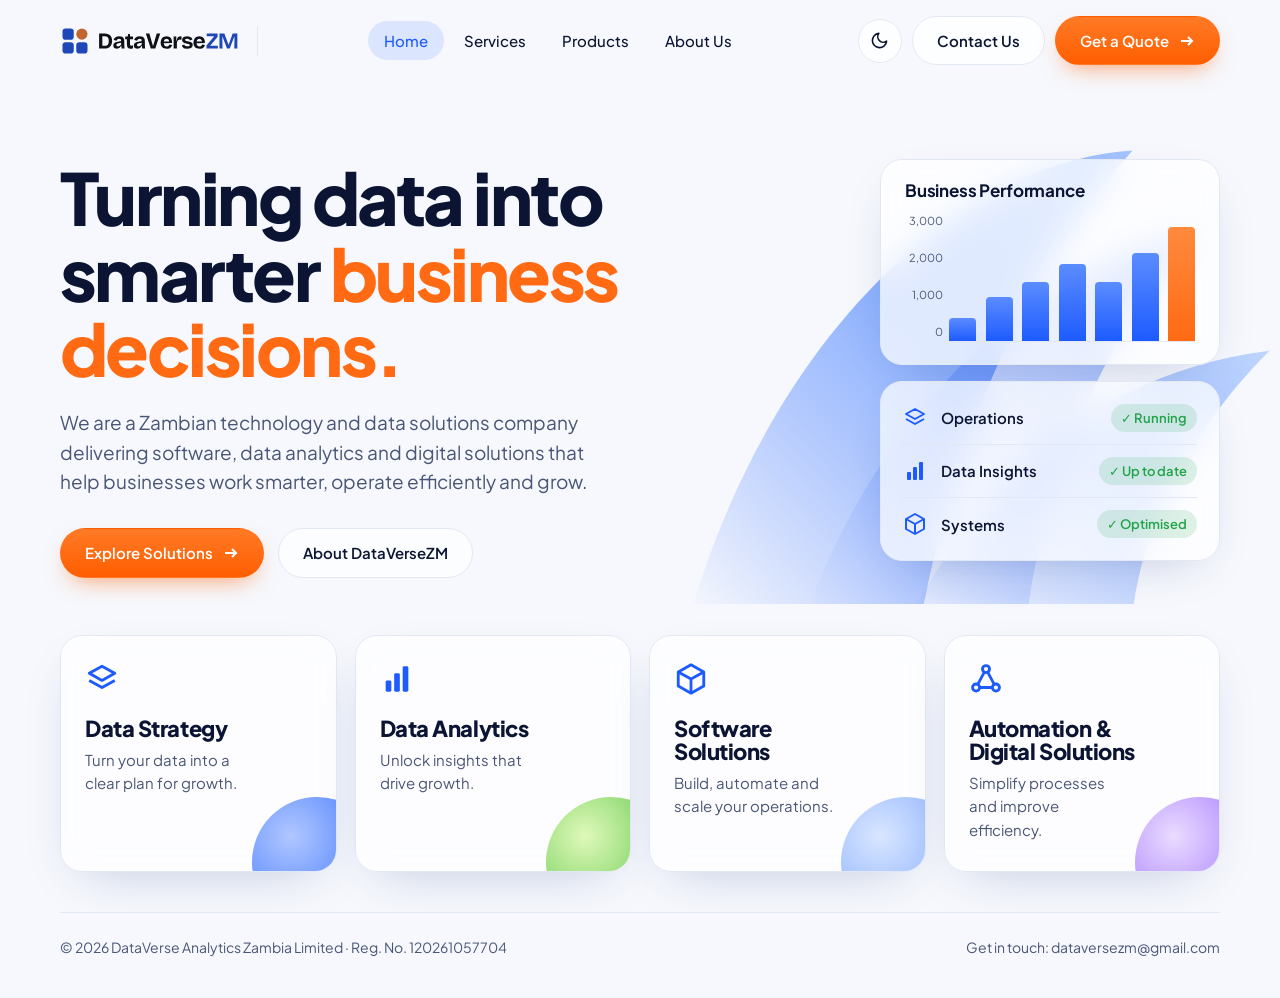
<file: index.html>
<!doctype html>
<html lang="en">
<head>
<meta charset="utf-8">
<meta name="viewport" content="width=device-width, initial-scale=1, viewport-fit=cover">
<title>DataVerseZM</title>
<meta name="description" content="Zambian data science consultancy and software company. Data strategy, analytics, software and automation for businesses.">
<link rel="canonical" href="https://dataversezm.com/">
<meta name="robots" content="index, follow">
<meta property="og:type" content="website">
<meta property="og:site_name" content="DataVerseZM">
<meta property="og:title" content="DataVerseZM">
<meta property="og:description" content="Zambian data science consultancy and software company. Data strategy, analytics, software and automation for businesses.">
<meta property="og:url" content="https://dataversezm.com/">
<meta property="og:image" content="https://dataversezm.com/og-image.png">
<meta property="og:image:width" content="1200">
<meta property="og:image:height" content="630">
<meta property="og:locale" content="en_ZM">
<meta name="twitter:card" content="summary_large_image">
<meta name="twitter:title" content="DataVerseZM">
<meta name="twitter:description" content="Zambian data science consultancy and software company. Data strategy, analytics, software and automation for businesses.">
<meta name="twitter:image" content="https://dataversezm.com/og-image.png">
<script type="application/ld+json">
{
  "@context": "https://schema.org",
  "@type": "Organization",
  "@id": "https://dataversezm.com/#organization",
  "name": "DataVerseZM",
  "legalName": "DataVerse Analytics Zambia Limited",
  "alternateName": "DataVerse Analytics Zambia",
  "url": "https://dataversezm.com/",
  "logo": "https://dataversezm.com/icon-512.png",
  "image": "https://dataversezm.com/og-image.png",
  "description": "Data science consultancy and software company in Lusaka, Zambia, offering data strategy, analytics and reporting, predictive modelling, data collection and web development.",
  "foundingDate": "2026-11-02",
  "email": "dataversezm@gmail.com",
  "telephone": "+260970388501",
  "address": {
    "@type": "PostalAddress",
    "streetAddress": "Plot 9, Kabulonga Road, Ibex Hill",
    "addressLocality": "Lusaka",
    "addressRegion": "Lusaka Province",
    "addressCountry": "ZM"
  },
  "areaServed": "ZM",
  "contactPoint": [{
    "@type": "ContactPoint",
    "telephone": "+260970388501",
    "contactType": "customer service",
    "areaServed": "ZM",
    "availableLanguage": ["English"]
  }],
  "knowsAbout": ["Data science", "Data analytics", "Predictive modelling", "Business intelligence", "Web development"],
  "makesOffer": [
    {"@type": "Offer", "itemOffered": {"@type": "SoftwareApplication", "name": "Nkuku", "applicationCategory": "BusinessApplication", "url": "https://nkuku-app-dataverse.vercel.app"}},
    {"@type": "Offer", "itemOffered": {"@type": "SoftwareApplication", "name": "Zogulitsa", "applicationCategory": "BusinessApplication", "url": "https://zogulitsa.work"}},
    {"@type": "Offer", "itemOffered": {"@type": "SoftwareApplication", "name": "Antchito", "applicationCategory": "BusinessApplication", "url": "https://app.antchito-dataversezm.com"}},
    {"@type": "Offer", "itemOffered": {"@type": "Service", "name": "Data science consultancy"}},
    {"@type": "Offer", "itemOffered": {"@type": "Service", "name": "Website design and development"}}
  ]
}
</script>
<link rel="icon" href="/favicon.ico" sizes="any">
<link rel="icon" href="/favicon.svg" type="image/svg+xml">
<link rel="icon" href="/favicon-32.png" type="image/png" sizes="32x32">
<link rel="apple-touch-icon" href="/apple-touch-icon.png">
<link rel="mask-icon" href="/favicon.svg" color="#1F47B8">
<meta name="theme-color" content="#F6F8FD" media="(prefers-color-scheme: light)">
<meta name="theme-color" content="#040A1C" media="(prefers-color-scheme: dark)">
<script>
  (function(){ // set theme before paint to avoid a flash
    var t=null; try{t=localStorage.getItem('theme')}catch(e){}
    if(t!=='light'&&t!=='dark'){t=matchMedia('(prefers-color-scheme: dark)').matches?'dark':'light'}
    document.documentElement.setAttribute('data-theme',t);
  })();
</script>
<link rel="preconnect" href="https://fonts.googleapis.com">
<link rel="preconnect" href="https://fonts.gstatic.com" crossorigin>
<link href="https://fonts.googleapis.com/css2?family=Plus+Jakarta+Sans:wght@400;500;600;700;800&display=swap" rel="stylesheet">
<link rel="stylesheet" href="/assets/site.css">
</head>
<body>

<header class="nav">
  <div class="wrap">
    <a class="logo" href="/" aria-label="DataVerseZM home"><img class="light-logo" src="/logo/dataversezm-logo-tight.svg" alt="DataVerseZM" width="179" height="30"><img class="dark-logo" src="/logo/dataversezm-logo-white-tight.svg" alt="DataVerseZM" width="179" height="30"></a>
    <nav class="links" id="main-links" aria-label="Main">
      <a class="active" aria-current="page" href="/">Home</a><a href="/services/">Services</a><a href="/products/">Products</a><a href="/about/">About Us</a><a class="m-only" href="/contact/">Contact Us</a>
    </nav>
    <div class="nav-right">
      <button class="theme-toggle" type="button" aria-label="Switch to dark mode">
        <svg class="moon" width="19" height="19" viewBox="0 0 24 24" fill="none" stroke="currentColor" stroke-width="2" stroke-linecap="round" stroke-linejoin="round" aria-hidden="true"><path d="M21 12.8A9 9 0 1 1 11.2 3a7 7 0 0 0 9.8 9.8z"/></svg>
        <svg class="sun" width="19" height="19" viewBox="0 0 24 24" fill="none" stroke="currentColor" stroke-width="2" stroke-linecap="round" aria-hidden="true"><circle cx="12" cy="12" r="4.5"/><path d="M12 2v2M12 20v2M4.9 4.9l1.4 1.4M17.7 17.7l1.4 1.4M2 12h2M20 12h2M4.9 19.1l1.4-1.4M17.7 6.3l1.4-1.4"/></svg>
      </button>
      <a class="btn btn-ghost" href="/contact/">Contact Us</a>
      <a class="btn btn-primary" href="/contact/">Get a Quote <svg class="arrow" viewBox="0 0 16 16" fill="none" stroke="currentColor" stroke-width="2" aria-hidden="true"><path d="M2 8h11M9 4l4 4-4 4"/></svg></a>
    </div>
  </div>
</header>

<main id="top">
  <section class="hero">
    <div class="wrap">
      <div class="hero-grid">
        <div>
          <h1>Turning data into smarter <span class="accent">business decisions.</span></h1>
          <p class="lead">We are a Zambian technology and data solutions company delivering software, data analytics and digital solutions that help businesses work smarter, operate efficiently and grow.</p>
          <div class="cta">
            <a class="btn btn-primary" href="/services/">Explore Solutions <svg class="arrow" viewBox="0 0 16 16" fill="none" stroke="currentColor" stroke-width="2" aria-hidden="true"><path d="M2 8h11M9 4l4 4-4 4"/></svg></a>
            <a class="btn btn-ghost" href="/about/">About DataVerseZM</a>
          </div>
        </div>
        <div class="hero-art">
          <svg class="swoosh" viewBox="0 0 600 460" preserveAspectRatio="none" aria-hidden="true">
            <defs>
              <linearGradient id="sw1" x1="0" y1="1" x2="1" y2="0"><stop offset="0" stop-color="#1D5BFF" stop-opacity="0"/><stop offset=".55" stop-color="#3D7BFF" stop-opacity=".55"/><stop offset="1" stop-color="#9CC0FF" stop-opacity=".9"/></linearGradient>
              <linearGradient id="sw2" x1="0" y1="1" x2="1" y2="0"><stop offset="0" stop-color="#1D5BFF" stop-opacity="0"/><stop offset="1" stop-color="#1D5BFF" stop-opacity=".45"/></linearGradient>
            </defs>
            <path d="M40 470 C 120 200, 300 40, 460 30 C 380 120, 300 260, 260 470 Z" fill="url(#sw1)"/>
            <path d="M150 470 C 220 280, 360 140, 520 110 C 440 200, 380 320, 360 470 Z" fill="url(#sw2)"/>
            <path d="M250 470 C 320 340, 430 240, 590 220 C 520 290, 470 380, 460 470 Z" fill="url(#sw1)" opacity=".7"/>
          </svg>
          <div class="perf glass">
            <h3>Business Performance</h3>
            <div class="chart">
              <div class="y"><span>3,000</span><span>2,000</span><span>1,000</span><span>0</span></div>
              <div class="bars" aria-hidden="true">
                <i style="height:18%;animation-delay:.05s"></i><i style="height:34%;animation-delay:.1s"></i><i style="height:46%;animation-delay:.15s"></i><i style="height:60%;animation-delay:.2s"></i><i style="height:46%;animation-delay:.25s"></i><i style="height:68%;animation-delay:.3s"></i><i style="height:88%;animation-delay:.35s"></i>
              </div>
            </div>
          </div>
          <div class="status glass">
            <div><svg width="24" height="24" viewBox="0 0 24 24" fill="none" stroke="currentColor" stroke-width="2" stroke-linejoin="round" aria-hidden="true"><path d="M12 3l9 5-9 5-9-5 9-5z"/><path d="M3 13l9 5 9-5"/></svg>Operations<span>✓ Running</span></div>
            <div><svg width="24" height="24" viewBox="0 0 24 24" fill="currentColor" aria-hidden="true"><rect x="4" y="13" width="4" height="8" rx="1"/><rect x="10" y="8" width="4" height="13" rx="1"/><rect x="16" y="3" width="4" height="18" rx="1"/></svg>Data Insights<span>✓ Up to date</span></div>
            <div><svg width="24" height="24" viewBox="0 0 24 24" fill="none" stroke="currentColor" stroke-width="2" stroke-linejoin="round" aria-hidden="true"><path d="M12 2l9 5v10l-9 5-9-5V7l9-5z"/><path d="M3 7l9 5 9-5M12 12v10"/></svg>Systems<span>✓ Optimised</span></div>
          </div>
        </div>
      </div>

      <div class="services" id="services">
        <a class="svc glass" href="/services/"><div class="ico"><svg width="34" height="34" viewBox="0 0 24 24" fill="none" stroke="currentColor" stroke-width="2" stroke-linejoin="round" aria-hidden="true"><path d="M12 3l9 5-9 5-9-5 9-5z"/><path d="M3 13l9 5 9-5"/></svg></div><h3>Data Strategy</h3><p>Turn your data into a clear plan for growth.</p><span class="blob" aria-hidden="true"></span></a>
        <a class="svc glass" href="/services/"><div class="ico"><svg width="34" height="34" viewBox="0 0 24 24" fill="currentColor" aria-hidden="true"><rect x="4" y="13" width="4" height="8" rx="1"/><rect x="10" y="8" width="4" height="13" rx="1"/><rect x="16" y="3" width="4" height="18" rx="1"/></svg></div><h3>Data Analytics</h3><p>Unlock insights that drive growth.</p><span class="blob" aria-hidden="true"></span></a>
        <a class="svc glass" href="/services/"><div class="ico"><svg width="34" height="34" viewBox="0 0 24 24" fill="none" stroke="currentColor" stroke-width="2" stroke-linejoin="round" aria-hidden="true"><path d="M12 2l9 5v10l-9 5-9-5V7l9-5z"/><path d="M3 7l9 5 9-5M12 12v10"/></svg></div><h3>Software Solutions</h3><p>Build, automate and scale your operations.</p><span class="blob" aria-hidden="true"></span></a>
        <a class="svc glass" href="/services/"><div class="ico"><svg width="34" height="34" viewBox="0 0 24 24" fill="none" stroke="currentColor" stroke-width="2" aria-hidden="true"><circle cx="12" cy="5" r="2.5"/><circle cx="5" cy="18" r="2.5"/><circle cx="19" cy="18" r="2.5"/><path d="M10.8 7.2L6.2 15.8M13.2 7.2l4.6 8.6M7.5 18h9"/></svg></div><h3>Automation &amp; Digital Solutions</h3><p>Simplify processes and improve efficiency.</p><span class="blob" aria-hidden="true"></span></a>
      </div>
    </div>
  </section>


  <div class="wrap">
    <footer>
      <span>© <span id="yr">2026</span> DataVerse Analytics Zambia Limited · Reg. No. 120261057704</span>
      <span>Get in touch: <a href="mailto:dataversezm@gmail.com">dataversezm@gmail.com</a></span>
    </footer>
  </div>
</main>

<nav class="tabbar" aria-label="Quick navigation"><a href="/" class="on" aria-current="page"><svg width="22" height="22" viewBox="0 0 24 24" fill="none" stroke="currentColor" stroke-width="1.9" stroke-linecap="round" stroke-linejoin="round" aria-hidden="true"><path d="M3 10.5L12 3l9 7.5V20a1 1 0 0 1-1 1h-5v-6h-6v6H4a1 1 0 0 1-1-1z"/></svg><span>Home</span></a><a href="/services/"><svg width="22" height="22" viewBox="0 0 24 24" fill="none" stroke="currentColor" stroke-width="1.9" stroke-linecap="round" stroke-linejoin="round" aria-hidden="true"><path d="M12 3l9 5-9 5-9-5 9-5z"/><path d="M3 13l9 5 9-5"/></svg><span>Services</span></a><a href="/products/"><svg width="22" height="22" viewBox="0 0 24 24" fill="none" stroke="currentColor" stroke-width="1.9" stroke-linecap="round" stroke-linejoin="round" aria-hidden="true"><path d="M12 2l9 5v10l-9 5-9-5V7l9-5z"/><path d="M3 7l9 5 9-5M12 12v10"/></svg><span>Products</span></a><a href="/about/"><svg width="22" height="22" viewBox="0 0 24 24" fill="none" stroke="currentColor" stroke-width="1.9" stroke-linecap="round" stroke-linejoin="round" aria-hidden="true"><circle cx="9" cy="8" r="3.5"/><path d="M2.5 20a6.5 6.5 0 0 1 13 0"/><path d="M16 4.6a3.5 3.5 0 0 1 0 6.8M18 14.3a6.5 6.5 0 0 1 3.5 5.7"/></svg><span>About</span></a><a href="/contact/"><svg width="22" height="22" viewBox="0 0 24 24" fill="none" stroke="currentColor" stroke-width="1.9" stroke-linecap="round" stroke-linejoin="round" aria-hidden="true"><path d="M4 5h16a1 1 0 0 1 1 1v11a1 1 0 0 1-1 1H8l-4 3V6a1 1 0 0 1 1-1z"/><path d="M8 10h8M8 13.5h5"/></svg><span>Contact</span></a></nav>

<script src="/assets/site.js" defer></script>
</body>
</html>
</file>
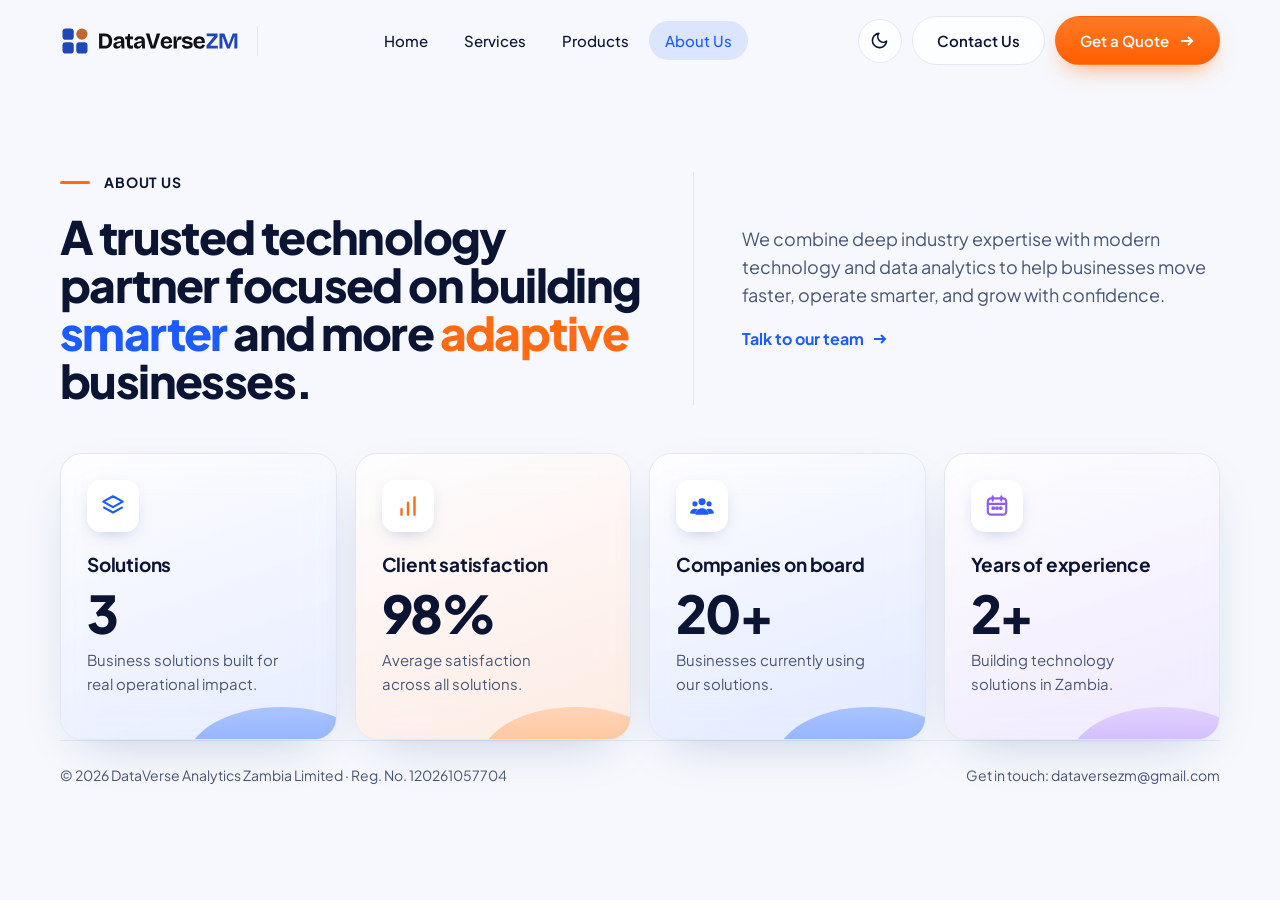
<file: about/index.html>
<!doctype html>
<html lang="en">
<head>
<meta charset="utf-8">
<meta name="viewport" content="width=device-width, initial-scale=1, viewport-fit=cover">
<title>About Us | DataVerseZM</title>
<meta name="description" content="DataVerse Analytics Zambia Limited is a Lusaka-based technology and data solutions company.">
<link rel="canonical" href="https://dataversezm.com/about/">
<meta name="robots" content="index, follow">
<meta property="og:type" content="website">
<meta property="og:site_name" content="DataVerseZM">
<meta property="og:title" content="About Us | DataVerseZM">
<meta property="og:description" content="DataVerse Analytics Zambia Limited is a Lusaka-based technology and data solutions company.">
<meta property="og:url" content="https://dataversezm.com/about/">
<meta property="og:image" content="https://dataversezm.com/og-image.png">
<meta property="og:image:width" content="1200">
<meta property="og:image:height" content="630">
<meta property="og:locale" content="en_ZM">
<meta name="twitter:card" content="summary_large_image">
<meta name="twitter:title" content="About Us | DataVerseZM">
<meta name="twitter:description" content="DataVerse Analytics Zambia Limited is a Lusaka-based technology and data solutions company.">
<meta name="twitter:image" content="https://dataversezm.com/og-image.png">

<link rel="icon" href="/favicon.ico" sizes="any">
<link rel="icon" href="/favicon.svg" type="image/svg+xml">
<link rel="icon" href="/favicon-32.png" type="image/png" sizes="32x32">
<link rel="apple-touch-icon" href="/apple-touch-icon.png">
<link rel="mask-icon" href="/favicon.svg" color="#1F47B8">
<meta name="theme-color" content="#F6F8FD" media="(prefers-color-scheme: light)">
<meta name="theme-color" content="#040A1C" media="(prefers-color-scheme: dark)">
<script>
  (function(){ // set theme before paint to avoid a flash
    var t=null; try{t=localStorage.getItem('theme')}catch(e){}
    if(t!=='light'&&t!=='dark'){t=matchMedia('(prefers-color-scheme: dark)').matches?'dark':'light'}
    document.documentElement.setAttribute('data-theme',t);
  })();
</script>
<link rel="preconnect" href="https://fonts.googleapis.com">
<link rel="preconnect" href="https://fonts.gstatic.com" crossorigin>
<link href="https://fonts.googleapis.com/css2?family=Plus+Jakarta+Sans:wght@400;500;600;700;800&display=swap" rel="stylesheet">
<link rel="stylesheet" href="/assets/site.css">
</head>
<body>

<header class="nav">
  <div class="wrap">
    <a class="logo" href="/" aria-label="DataVerseZM home"><img class="light-logo" src="/logo/dataversezm-logo-tight.svg" alt="DataVerseZM" width="179" height="30"><img class="dark-logo" src="/logo/dataversezm-logo-white-tight.svg" alt="DataVerseZM" width="179" height="30"></a>
    <nav class="links" id="main-links" aria-label="Main">
      <a href="/">Home</a><a href="/services/">Services</a><a href="/products/">Products</a><a class="active" aria-current="page" href="/about/">About Us</a><a class="m-only" href="/contact/">Contact Us</a>
    </nav>
    <div class="nav-right">
      <button class="theme-toggle" type="button" aria-label="Switch to dark mode">
        <svg class="moon" width="19" height="19" viewBox="0 0 24 24" fill="none" stroke="currentColor" stroke-width="2" stroke-linecap="round" stroke-linejoin="round" aria-hidden="true"><path d="M21 12.8A9 9 0 1 1 11.2 3a7 7 0 0 0 9.8 9.8z"/></svg>
        <svg class="sun" width="19" height="19" viewBox="0 0 24 24" fill="none" stroke="currentColor" stroke-width="2" stroke-linecap="round" aria-hidden="true"><circle cx="12" cy="12" r="4.5"/><path d="M12 2v2M12 20v2M4.9 4.9l1.4 1.4M17.7 17.7l1.4 1.4M2 12h2M20 12h2M4.9 19.1l1.4-1.4M17.7 6.3l1.4-1.4"/></svg>
      </button>
      <a class="btn btn-ghost" href="/contact/">Contact Us</a>
      <a class="btn btn-primary" href="/contact/">Get a Quote <svg class="arrow" viewBox="0 0 16 16" fill="none" stroke="currentColor" stroke-width="2" aria-hidden="true"><path d="M2 8h11M9 4l4 4-4 4"/></svg></a>
    </div>
  </div>
</header>

<main id="top">
  <section class="block" id="about">
    <div class="wrap">
      <div class="about-top">
        <div>
          <span class="eyebrow">About us</span>
          <h2>A trusted technology partner focused on building <span class="blue">smarter</span> and more <span class="accent">adaptive</span> businesses.</h2>
        </div>
        <span class="rule" aria-hidden="true"></span>
        <div>
          <p>We combine deep industry expertise with modern technology and data analytics to help businesses move faster, operate smarter, and grow with confidence.</p>
          <a class="link" href="/contact/">Talk to our team <svg class="arrow" viewBox="0 0 16 16" fill="none" stroke="currentColor" stroke-width="2" aria-hidden="true"><path d="M2 8h11M9 4l4 4-4 4"/></svg></a>
        </div>
      </div>
      <div class="stats">
        <div class="stat glass"><div class="tile" style="color:var(--blue)"><svg width="26" height="26" viewBox="0 0 24 24" fill="none" stroke="currentColor" stroke-width="2" stroke-linejoin="round" aria-hidden="true"><path d="M12 3l9 5-9 5-9-5 9-5z"/><path d="M3 13l9 5 9-5"/></svg></div><b>Solutions</b><div class="num">3</div><p>Business solutions built for real operational impact.</p><span class="wave" aria-hidden="true"></span></div>
        <div class="stat glass"><div class="tile" style="color:var(--orange)"><svg width="26" height="26" viewBox="0 0 24 24" fill="none" stroke="currentColor" stroke-width="2.2" stroke-linecap="round" aria-hidden="true"><path d="M6 20v-5M12 20V9M18 20V4"/></svg></div><b>Client satisfaction</b><div class="num">98%</div><p>Average satisfaction across all solutions.</p><span class="wave" aria-hidden="true"></span></div>
        <div class="stat glass"><div class="tile" style="color:var(--blue)"><svg width="26" height="26" viewBox="0 0 24 24" fill="currentColor" aria-hidden="true"><circle cx="12" cy="8" r="3.2"/><circle cx="5.5" cy="10" r="2.4"/><circle cx="18.5" cy="10" r="2.4"/><path d="M6 20c0-3.5 2.7-6 6-6s6 2.5 6 6zM1 19c0-2.6 1.8-4.5 4.4-4.5 1 0 1.9.3 2.6.8C6.7 16.3 6 17.7 6 19.3zM23 19c0-2.6-1.8-4.5-4.4-4.5-1 0-1.9.3-2.6.8 1.3 1 2 2.4 2 4z"/></svg></div><b>Companies on board</b><div class="num">20+</div><p>Businesses currently using our solutions.</p><span class="wave" aria-hidden="true"></span></div>
        <div class="stat glass"><div class="tile" style="color:#8B5CF6"><svg width="26" height="26" viewBox="0 0 24 24" fill="none" stroke="currentColor" stroke-width="2" stroke-linecap="round" aria-hidden="true"><rect x="3.5" y="5" width="17" height="15" rx="3"/><path d="M3.5 10h17M8 3v4M16 3v4"/><circle cx="8.5" cy="14" r=".8" fill="currentColor"/><circle cx="12" cy="14" r=".8" fill="currentColor"/><circle cx="15.5" cy="14" r=".8" fill="currentColor"/></svg></div><b>Years of experience</b><div class="num">2+</div><p>Building technology solutions in Zambia.</p><span class="wave" aria-hidden="true"></span></div>
      </div>
    </div>
  </section>


  <div class="wrap">
    <footer>
      <span>© <span id="yr">2026</span> DataVerse Analytics Zambia Limited · Reg. No. 120261057704</span>
      <span>Get in touch: <a href="mailto:dataversezm@gmail.com">dataversezm@gmail.com</a></span>
    </footer>
  </div>
</main>

<nav class="tabbar" aria-label="Quick navigation"><a href="/"><svg width="22" height="22" viewBox="0 0 24 24" fill="none" stroke="currentColor" stroke-width="1.9" stroke-linecap="round" stroke-linejoin="round" aria-hidden="true"><path d="M3 10.5L12 3l9 7.5V20a1 1 0 0 1-1 1h-5v-6h-6v6H4a1 1 0 0 1-1-1z"/></svg><span>Home</span></a><a href="/services/"><svg width="22" height="22" viewBox="0 0 24 24" fill="none" stroke="currentColor" stroke-width="1.9" stroke-linecap="round" stroke-linejoin="round" aria-hidden="true"><path d="M12 3l9 5-9 5-9-5 9-5z"/><path d="M3 13l9 5 9-5"/></svg><span>Services</span></a><a href="/products/"><svg width="22" height="22" viewBox="0 0 24 24" fill="none" stroke="currentColor" stroke-width="1.9" stroke-linecap="round" stroke-linejoin="round" aria-hidden="true"><path d="M12 2l9 5v10l-9 5-9-5V7l9-5z"/><path d="M3 7l9 5 9-5M12 12v10"/></svg><span>Products</span></a><a href="/about/" class="on" aria-current="page"><svg width="22" height="22" viewBox="0 0 24 24" fill="none" stroke="currentColor" stroke-width="1.9" stroke-linecap="round" stroke-linejoin="round" aria-hidden="true"><circle cx="9" cy="8" r="3.5"/><path d="M2.5 20a6.5 6.5 0 0 1 13 0"/><path d="M16 4.6a3.5 3.5 0 0 1 0 6.8M18 14.3a6.5 6.5 0 0 1 3.5 5.7"/></svg><span>About</span></a><a href="/contact/"><svg width="22" height="22" viewBox="0 0 24 24" fill="none" stroke="currentColor" stroke-width="1.9" stroke-linecap="round" stroke-linejoin="round" aria-hidden="true"><path d="M4 5h16a1 1 0 0 1 1 1v11a1 1 0 0 1-1 1H8l-4 3V6a1 1 0 0 1 1-1z"/><path d="M8 10h8M8 13.5h5"/></svg><span>Contact</span></a></nav>

<script src="/assets/site.js" defer></script>
</body>
</html>
</file>
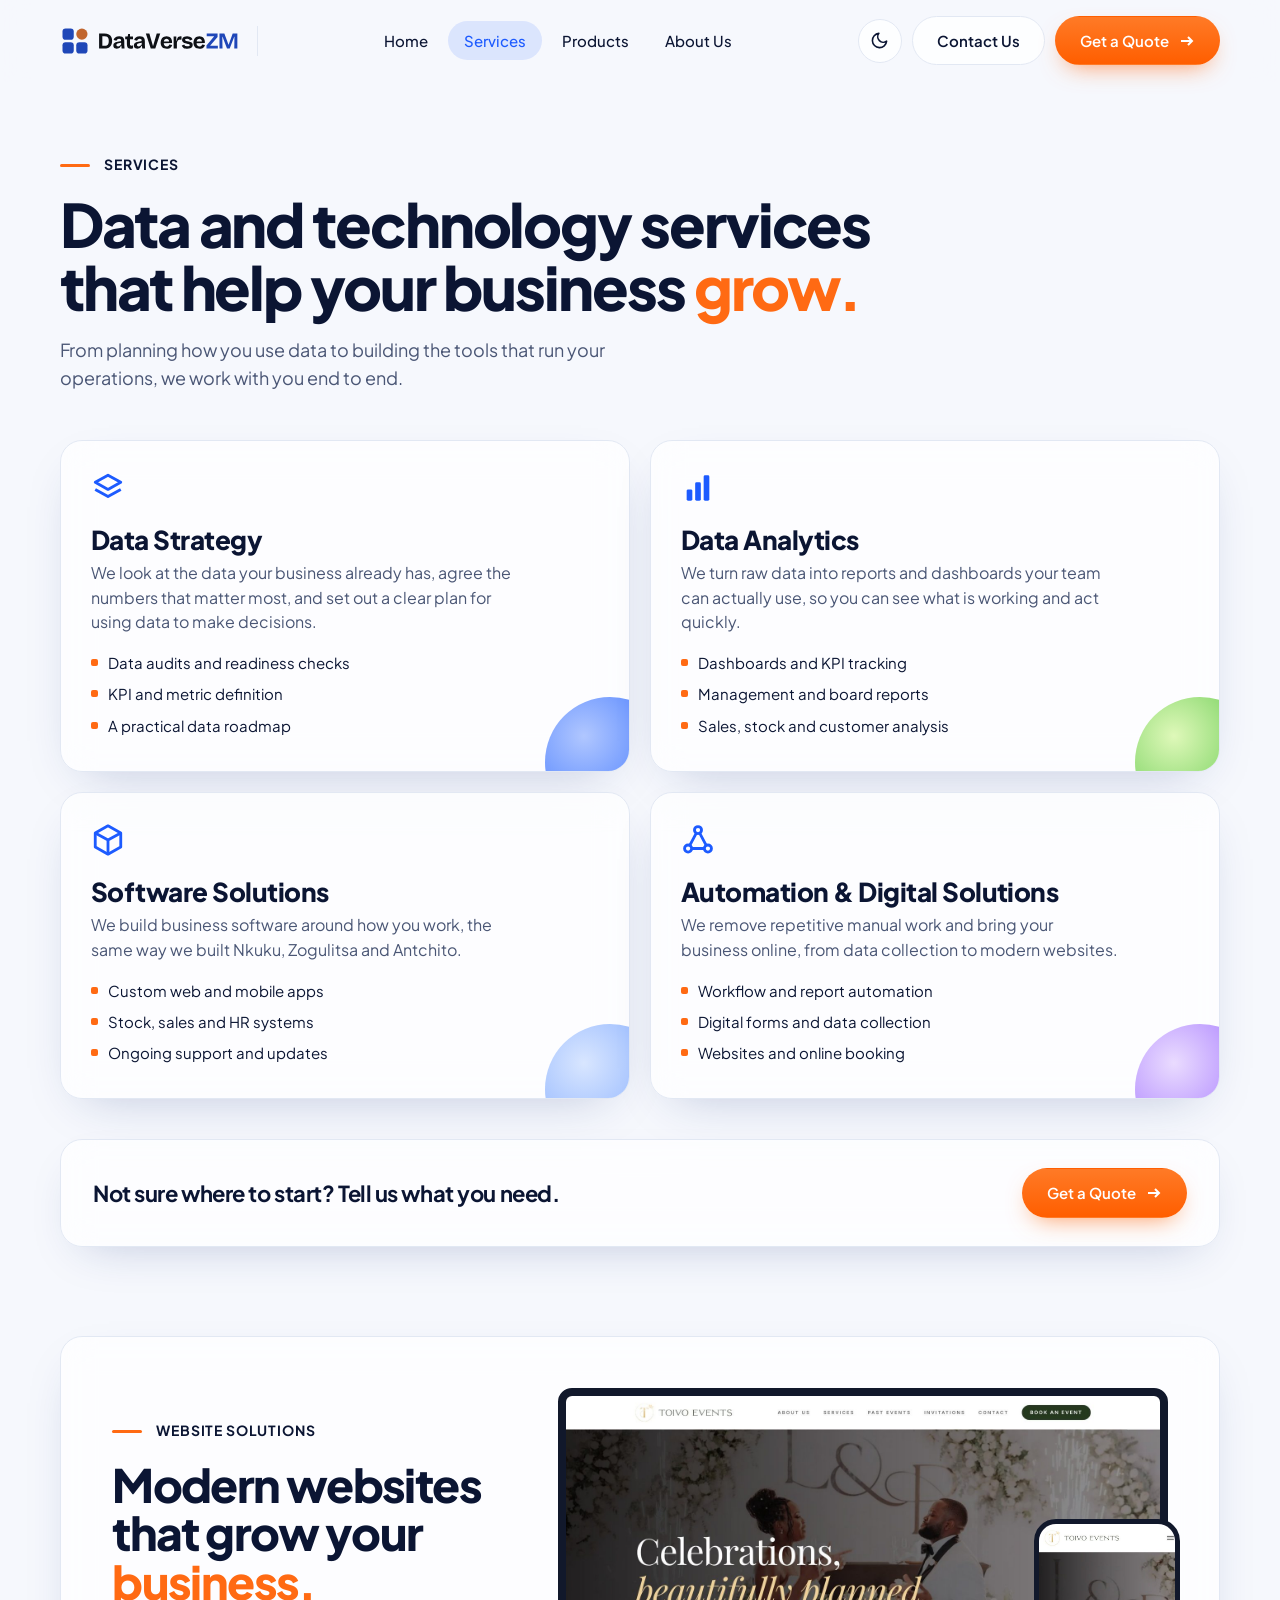
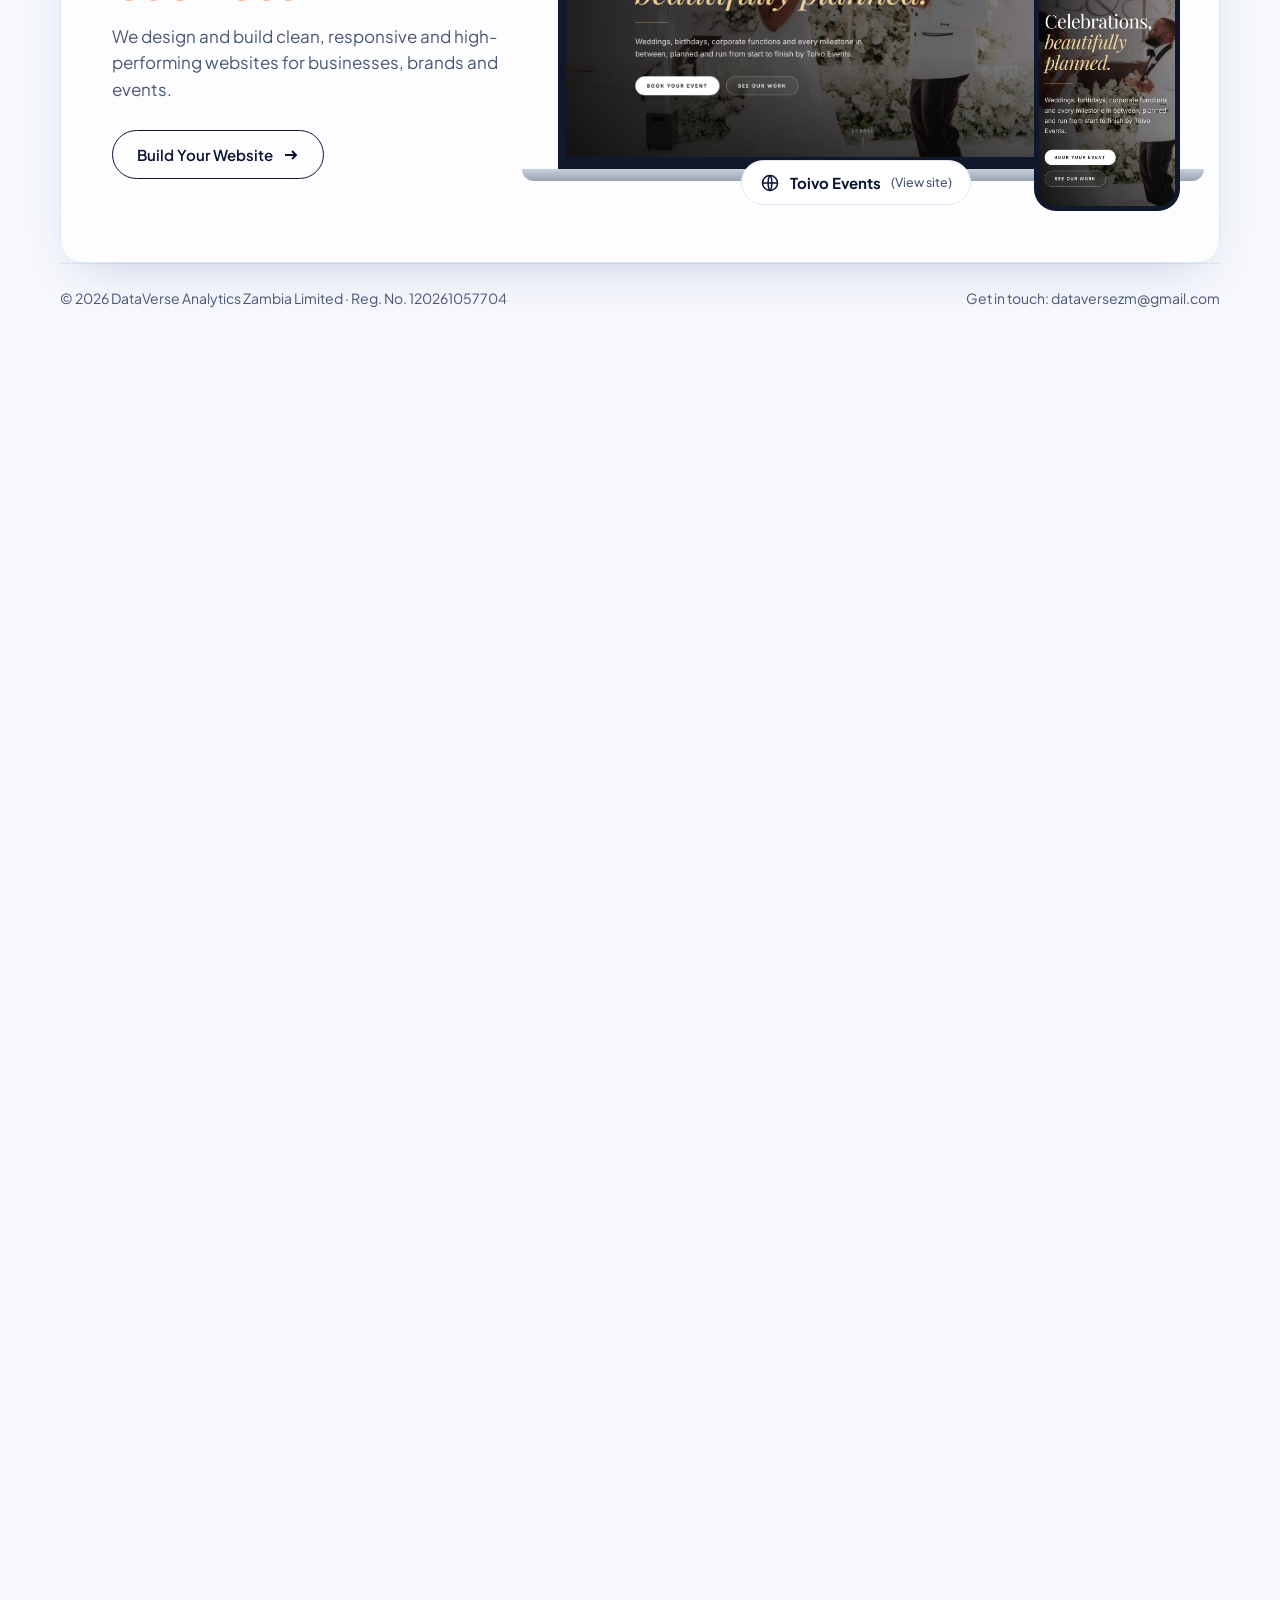
<file: case-studies/index.html>
<!doctype html><html lang="en"><head><meta charset="utf-8"><title>Moved | DataVerseZM</title><meta name="robots" content="noindex"><link rel="canonical" href="https://dataversezm.com/services/"><meta http-equiv="refresh" content="0; url=/services/#work"></head><body><a href="/services/#work">This page has moved to Services.</a></body></html>
</file>
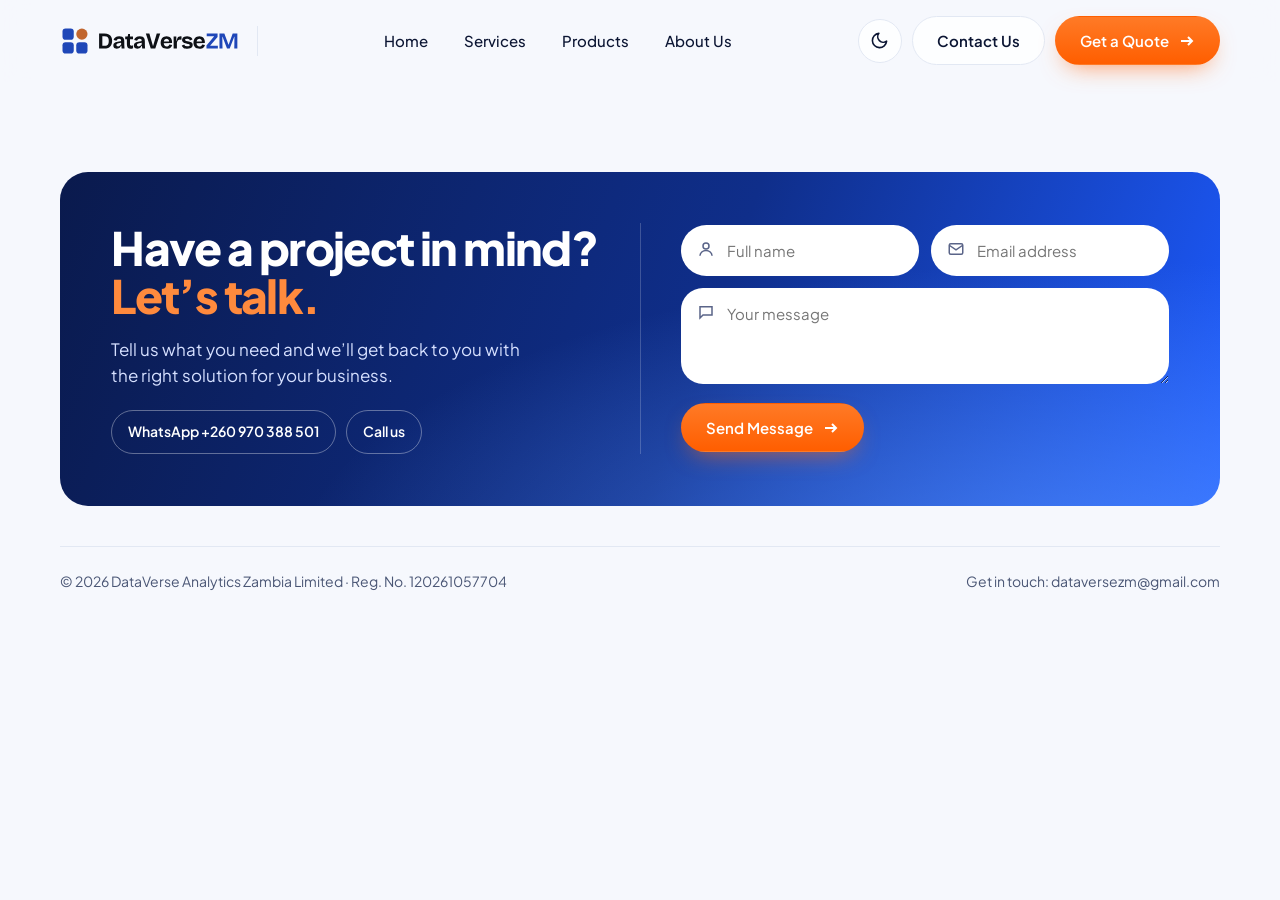
<file: contact/index.html>
<!doctype html>
<html lang="en">
<head>
<meta charset="utf-8">
<meta name="viewport" content="width=device-width, initial-scale=1, viewport-fit=cover">
<title>Contact Us | DataVerseZM</title>
<meta name="description" content="Get in touch with DataVerseZM by email, WhatsApp or phone for a quote.">
<link rel="canonical" href="https://dataversezm.com/contact/">
<meta name="robots" content="index, follow">
<meta property="og:type" content="website">
<meta property="og:site_name" content="DataVerseZM">
<meta property="og:title" content="Contact Us | DataVerseZM">
<meta property="og:description" content="Get in touch with DataVerseZM by email, WhatsApp or phone for a quote.">
<meta property="og:url" content="https://dataversezm.com/contact/">
<meta property="og:image" content="https://dataversezm.com/og-image.png">
<meta property="og:image:width" content="1200">
<meta property="og:image:height" content="630">
<meta property="og:locale" content="en_ZM">
<meta name="twitter:card" content="summary_large_image">
<meta name="twitter:title" content="Contact Us | DataVerseZM">
<meta name="twitter:description" content="Get in touch with DataVerseZM by email, WhatsApp or phone for a quote.">
<meta name="twitter:image" content="https://dataversezm.com/og-image.png">

<link rel="icon" href="/favicon.ico" sizes="any">
<link rel="icon" href="/favicon.svg" type="image/svg+xml">
<link rel="icon" href="/favicon-32.png" type="image/png" sizes="32x32">
<link rel="apple-touch-icon" href="/apple-touch-icon.png">
<link rel="mask-icon" href="/favicon.svg" color="#1F47B8">
<meta name="theme-color" content="#F6F8FD" media="(prefers-color-scheme: light)">
<meta name="theme-color" content="#040A1C" media="(prefers-color-scheme: dark)">
<script>
  (function(){ // set theme before paint to avoid a flash
    var t=null; try{t=localStorage.getItem('theme')}catch(e){}
    if(t!=='light'&&t!=='dark'){t=matchMedia('(prefers-color-scheme: dark)').matches?'dark':'light'}
    document.documentElement.setAttribute('data-theme',t);
  })();
</script>
<link rel="preconnect" href="https://fonts.googleapis.com">
<link rel="preconnect" href="https://fonts.gstatic.com" crossorigin>
<link href="https://fonts.googleapis.com/css2?family=Plus+Jakarta+Sans:wght@400;500;600;700;800&display=swap" rel="stylesheet">
<link rel="stylesheet" href="/assets/site.css">
</head>
<body>

<header class="nav">
  <div class="wrap">
    <a class="logo" href="/" aria-label="DataVerseZM home"><img class="light-logo" src="/logo/dataversezm-logo-tight.svg" alt="DataVerseZM" width="179" height="30"><img class="dark-logo" src="/logo/dataversezm-logo-white-tight.svg" alt="DataVerseZM" width="179" height="30"></a>
    <nav class="links" id="main-links" aria-label="Main">
      <a href="/">Home</a><a href="/services/">Services</a><a href="/products/">Products</a><a href="/about/">About Us</a><a class="m-only active" aria-current="page" href="/contact/">Contact Us</a>
    </nav>
    <div class="nav-right">
      <button class="theme-toggle" type="button" aria-label="Switch to dark mode">
        <svg class="moon" width="19" height="19" viewBox="0 0 24 24" fill="none" stroke="currentColor" stroke-width="2" stroke-linecap="round" stroke-linejoin="round" aria-hidden="true"><path d="M21 12.8A9 9 0 1 1 11.2 3a7 7 0 0 0 9.8 9.8z"/></svg>
        <svg class="sun" width="19" height="19" viewBox="0 0 24 24" fill="none" stroke="currentColor" stroke-width="2" stroke-linecap="round" aria-hidden="true"><circle cx="12" cy="12" r="4.5"/><path d="M12 2v2M12 20v2M4.9 4.9l1.4 1.4M17.7 17.7l1.4 1.4M2 12h2M20 12h2M4.9 19.1l1.4-1.4M17.7 6.3l1.4-1.4"/></svg>
      </button>
      <a class="btn btn-ghost" href="/contact/">Contact Us</a>
      <a class="btn btn-primary" href="/contact/">Get a Quote <svg class="arrow" viewBox="0 0 16 16" fill="none" stroke="currentColor" stroke-width="2" aria-hidden="true"><path d="M2 8h11M9 4l4 4-4 4"/></svg></a>
    </div>
  </div>
</header>

<main id="top">
  <section class="wrap" id="contact">
    <div class="contact">
      <div>
        <h2>Have a project in mind?<br><span>Let’s talk.</span></h2>
        <p>Tell us what you need and we’ll get back to you with the right solution for your business.</p>
        <div class="quick">
          <a href="https://wa.me/260970388501?text=Hello%20DataVerseZM%2C%20I%27d%20like%20to%20find%20out%20more%20about%20" target="_blank" rel="noopener">WhatsApp +260 970 388 501</a>
          <a href="tel:+260970388501">Call us</a>
        </div>
      </div>
      <span class="rule" aria-hidden="true"></span>
      <form id="enquiry">
        <div class="field"><label class="sr" for="f-name">Full name</label><svg width="18" height="18" viewBox="0 0 24 24" fill="none" stroke="currentColor" stroke-width="2" aria-hidden="true"><circle cx="12" cy="8" r="4"/><path d="M4 21c0-4 3.6-7 8-7s8 3 8 7"/></svg><input id="f-name" name="name" placeholder="Full name" autocomplete="name" required></div>
        <div class="field"><label class="sr" for="f-email">Email address</label><svg width="18" height="18" viewBox="0 0 24 24" fill="none" stroke="currentColor" stroke-width="2" aria-hidden="true"><rect x="3" y="5" width="18" height="14" rx="2"/><path d="M3 7l9 6 9-6"/></svg><input id="f-email" name="email" type="email" placeholder="Email address" autocomplete="email" required></div>
        <div class="field full"><label class="sr" for="f-msg">Your message</label><svg width="18" height="18" viewBox="0 0 24 24" fill="none" stroke="currentColor" stroke-width="2" aria-hidden="true"><path d="M4 5h16v11H8l-4 4z"/></svg><textarea id="f-msg" name="message" placeholder="Your message" required></textarea></div>
        <button class="btn btn-primary" type="submit">Send Message <svg class="arrow" viewBox="0 0 16 16" fill="none" stroke="currentColor" stroke-width="2" aria-hidden="true"><path d="M2 8h11M9 4l4 4-4 4"/></svg></button>
      </form>
    </div>
  </section>


  <div class="wrap">
    <footer>
      <span>© <span id="yr">2026</span> DataVerse Analytics Zambia Limited · Reg. No. 120261057704</span>
      <span>Get in touch: <a href="mailto:dataversezm@gmail.com">dataversezm@gmail.com</a></span>
    </footer>
  </div>
</main>

<nav class="tabbar" aria-label="Quick navigation"><a href="/"><svg width="22" height="22" viewBox="0 0 24 24" fill="none" stroke="currentColor" stroke-width="1.9" stroke-linecap="round" stroke-linejoin="round" aria-hidden="true"><path d="M3 10.5L12 3l9 7.5V20a1 1 0 0 1-1 1h-5v-6h-6v6H4a1 1 0 0 1-1-1z"/></svg><span>Home</span></a><a href="/services/"><svg width="22" height="22" viewBox="0 0 24 24" fill="none" stroke="currentColor" stroke-width="1.9" stroke-linecap="round" stroke-linejoin="round" aria-hidden="true"><path d="M12 3l9 5-9 5-9-5 9-5z"/><path d="M3 13l9 5 9-5"/></svg><span>Services</span></a><a href="/products/"><svg width="22" height="22" viewBox="0 0 24 24" fill="none" stroke="currentColor" stroke-width="1.9" stroke-linecap="round" stroke-linejoin="round" aria-hidden="true"><path d="M12 2l9 5v10l-9 5-9-5V7l9-5z"/><path d="M3 7l9 5 9-5M12 12v10"/></svg><span>Products</span></a><a href="/about/"><svg width="22" height="22" viewBox="0 0 24 24" fill="none" stroke="currentColor" stroke-width="1.9" stroke-linecap="round" stroke-linejoin="round" aria-hidden="true"><circle cx="9" cy="8" r="3.5"/><path d="M2.5 20a6.5 6.5 0 0 1 13 0"/><path d="M16 4.6a3.5 3.5 0 0 1 0 6.8M18 14.3a6.5 6.5 0 0 1 3.5 5.7"/></svg><span>About</span></a><a href="/contact/" class="on" aria-current="page"><svg width="22" height="22" viewBox="0 0 24 24" fill="none" stroke="currentColor" stroke-width="1.9" stroke-linecap="round" stroke-linejoin="round" aria-hidden="true"><path d="M4 5h16a1 1 0 0 1 1 1v11a1 1 0 0 1-1 1H8l-4 3V6a1 1 0 0 1 1-1z"/><path d="M8 10h8M8 13.5h5"/></svg><span>Contact</span></a></nav>

<script src="/assets/site.js" defer></script>
</body>
</html>
</file>
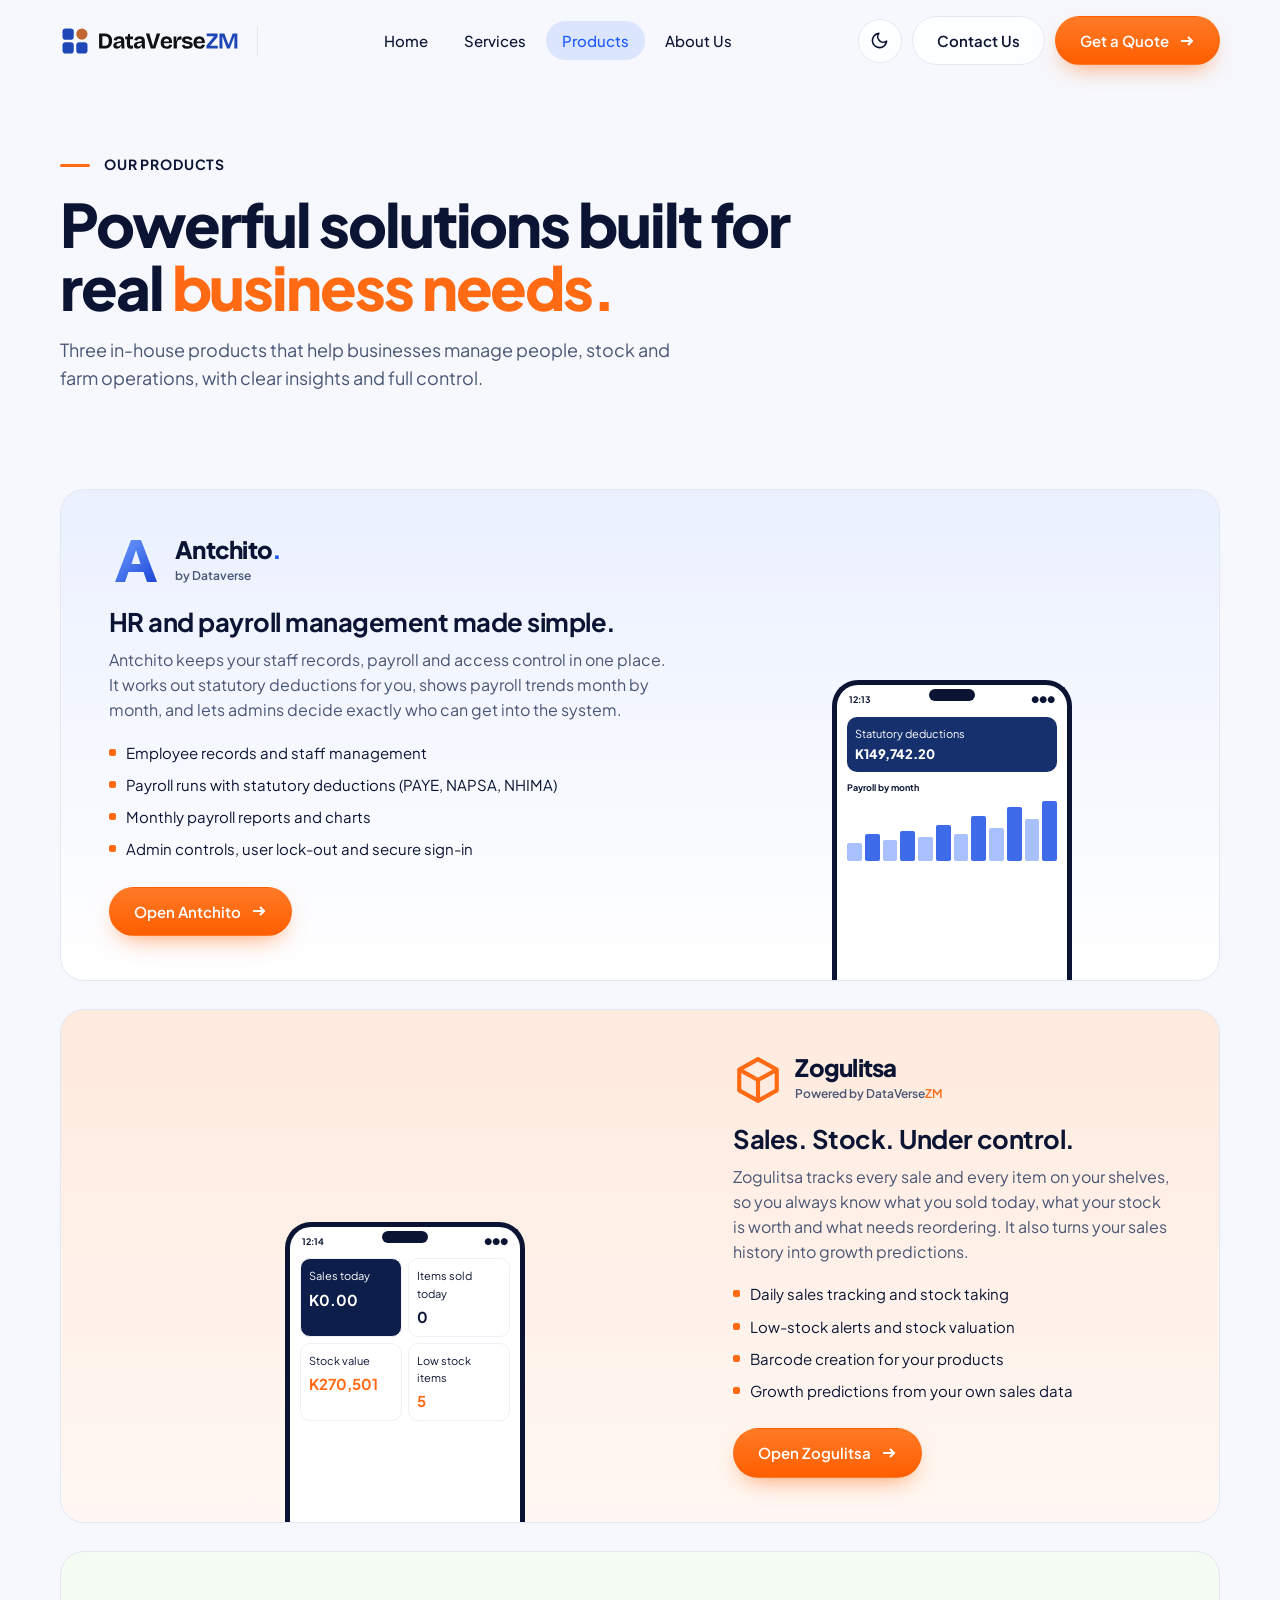
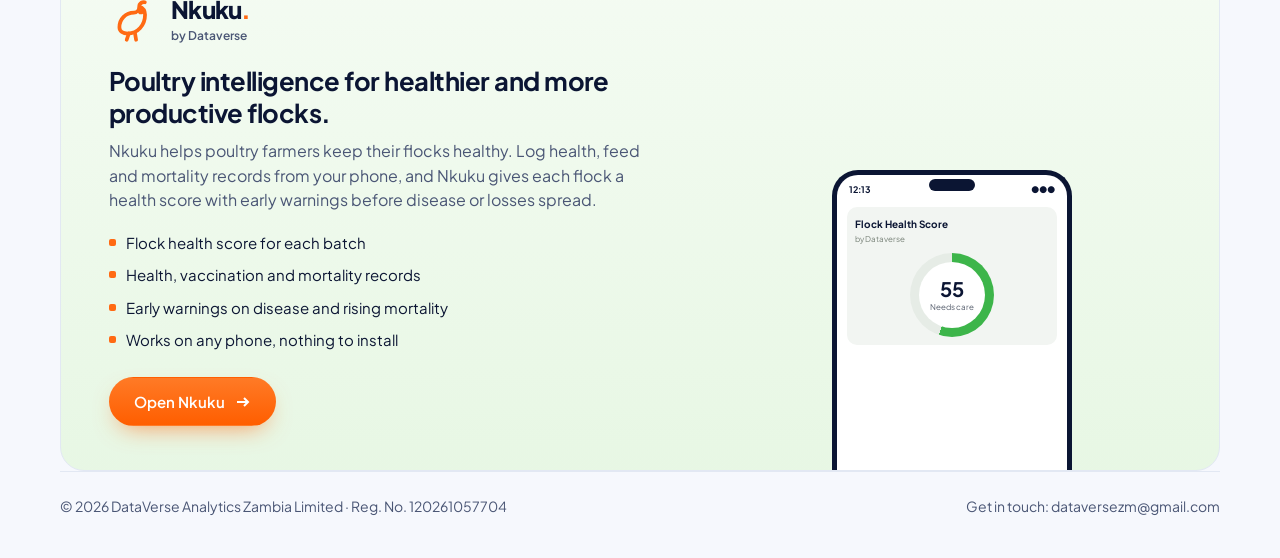
<file: products/index.html>
<!doctype html>
<html lang="en">
<head>
<meta charset="utf-8">
<meta name="viewport" content="width=device-width, initial-scale=1, viewport-fit=cover">
<title>Products | DataVerseZM</title>
<meta name="description" content="Antchito (HR and payroll), Zogulitsa (sales and stock) and Nkuku (poultry intelligence), built by DataVerseZM.">
<link rel="canonical" href="https://dataversezm.com/products/">
<meta name="robots" content="index, follow">
<meta property="og:type" content="website">
<meta property="og:site_name" content="DataVerseZM">
<meta property="og:title" content="Products | DataVerseZM">
<meta property="og:description" content="Antchito (HR and payroll), Zogulitsa (sales and stock) and Nkuku (poultry intelligence), built by DataVerseZM.">
<meta property="og:url" content="https://dataversezm.com/products/">
<meta property="og:image" content="https://dataversezm.com/og-image.png">
<meta property="og:image:width" content="1200">
<meta property="og:image:height" content="630">
<meta property="og:locale" content="en_ZM">
<meta name="twitter:card" content="summary_large_image">
<meta name="twitter:title" content="Products | DataVerseZM">
<meta name="twitter:description" content="Antchito (HR and payroll), Zogulitsa (sales and stock) and Nkuku (poultry intelligence), built by DataVerseZM.">
<meta name="twitter:image" content="https://dataversezm.com/og-image.png">

<link rel="icon" href="/favicon.ico" sizes="any">
<link rel="icon" href="/favicon.svg" type="image/svg+xml">
<link rel="icon" href="/favicon-32.png" type="image/png" sizes="32x32">
<link rel="apple-touch-icon" href="/apple-touch-icon.png">
<link rel="mask-icon" href="/favicon.svg" color="#1F47B8">
<meta name="theme-color" content="#F6F8FD" media="(prefers-color-scheme: light)">
<meta name="theme-color" content="#040A1C" media="(prefers-color-scheme: dark)">
<script>
  (function(){ // set theme before paint to avoid a flash
    var t=null; try{t=localStorage.getItem('theme')}catch(e){}
    if(t!=='light'&&t!=='dark'){t=matchMedia('(prefers-color-scheme: dark)').matches?'dark':'light'}
    document.documentElement.setAttribute('data-theme',t);
  })();
</script>
<link rel="preconnect" href="https://fonts.googleapis.com">
<link rel="preconnect" href="https://fonts.gstatic.com" crossorigin>
<link href="https://fonts.googleapis.com/css2?family=Plus+Jakarta+Sans:wght@400;500;600;700;800&display=swap" rel="stylesheet">
<link rel="stylesheet" href="/assets/site.css">
</head>
<body>

<header class="nav">
  <div class="wrap">
    <a class="logo" href="/" aria-label="DataVerseZM home"><img class="light-logo" src="/logo/dataversezm-logo-tight.svg" alt="DataVerseZM" width="179" height="30"><img class="dark-logo" src="/logo/dataversezm-logo-white-tight.svg" alt="DataVerseZM" width="179" height="30"></a>
    <nav class="links" id="main-links" aria-label="Main">
      <a href="/">Home</a><a href="/services/">Services</a><a class="active" aria-current="page" href="/products/">Products</a><a href="/about/">About Us</a><a class="m-only" href="/contact/">Contact Us</a>
    </nav>
    <div class="nav-right">
      <button class="theme-toggle" type="button" aria-label="Switch to dark mode">
        <svg class="moon" width="19" height="19" viewBox="0 0 24 24" fill="none" stroke="currentColor" stroke-width="2" stroke-linecap="round" stroke-linejoin="round" aria-hidden="true"><path d="M21 12.8A9 9 0 1 1 11.2 3a7 7 0 0 0 9.8 9.8z"/></svg>
        <svg class="sun" width="19" height="19" viewBox="0 0 24 24" fill="none" stroke="currentColor" stroke-width="2" stroke-linecap="round" aria-hidden="true"><circle cx="12" cy="12" r="4.5"/><path d="M12 2v2M12 20v2M4.9 4.9l1.4 1.4M17.7 17.7l1.4 1.4M2 12h2M20 12h2M4.9 19.1l1.4-1.4M17.7 6.3l1.4-1.4"/></svg>
      </button>
      <a class="btn btn-ghost" href="/contact/">Contact Us</a>
      <a class="btn btn-primary" href="/contact/">Get a Quote <svg class="arrow" viewBox="0 0 16 16" fill="none" stroke="currentColor" stroke-width="2" aria-hidden="true"><path d="M2 8h11M9 4l4 4-4 4"/></svg></a>
    </div>
  </div>
</header>

<main id="top">
  <section class="block page-head">
    <div class="wrap">
      <span class="eyebrow">Our products</span>
      <h1>Powerful solutions built for real <span class="accent">business needs.</span></h1>
      <p>Three in-house products that help businesses manage people, stock and farm operations, with clear insights and full control.</p>
    </div>
  </section>
  <section class="block" id="products">
    <div class="wrap pstack">
      <article class="pdetail prod antchito" id="antchito">
        <div class="ptext">
          <div class="head">
            <svg width="54" height="54" viewBox="0 0 54 54" aria-hidden="true"><defs><linearGradient id="ag" x1="0" y1="0" x2="1" y2="1"><stop offset="0" stop-color="#6FA0FF"/><stop offset="1" stop-color="#1D45D8"/></linearGradient></defs><path d="M22 6h10l16 42H38l-3.5-10h-15L16 48H6z" fill="url(#ag)"/><path d="M22.5 30h9L27 16z" fill="#fff" opacity=".9"/></svg>
            <div><b>Antchito<span class="blue">.</span></b><small>by Dataverse</small></div>
          </div>
          <p class="ptag">HR and payroll management made simple.</p>
          <p class="pdesc">Antchito keeps your staff records, payroll and access control in one place. It works out statutory deductions for you, shows payroll trends month by month, and lets admins decide exactly who can get into the system.</p>
          <ul><li>Employee records and staff management</li><li>Payroll runs with statutory deductions (PAYE, NAPSA, NHIMA)</li><li>Monthly payroll reports and charts</li><li>Admin controls, user lock-out and secure sign-in</li></ul>
          <a class="btn btn-primary" href="https://app.antchito-dataversezm.com" target="_blank" rel="noopener">Open Antchito <svg class="arrow" viewBox="0 0 16 16" fill="none" stroke="currentColor" stroke-width="2" aria-hidden="true"><path d="M2 8h11M9 4l4 4-4 4"/></svg></a>
        </div>
        <div class="pvis"><div class="phone" aria-hidden="true"><span class="notch"></span><div class="sb"><span>12:13</span><span>●●●</span></div>
            <div class="scr"><div class="pc navy">Statutory deductions<em>K149,742.20</em></div><b style="font-size:9px">Payroll by month</b>
              <div class="minibars"><i style="height:30%"></i><i style="height:45%"></i><i style="height:35%"></i><i style="height:50%"></i><i style="height:40%"></i><i style="height:60%"></i><i style="height:45%"></i><i style="height:75%"></i><i style="height:55%"></i><i style="height:90%"></i><i style="height:70%"></i><i style="height:100%"></i></div></div></div></div>
      </article>
      <article class="pdetail prod zogulitsa flip" id="zogulitsa">
        <div class="ptext">
          <div class="head">
            <svg width="50" height="50" viewBox="0 0 24 24" fill="none" stroke="#FF6A13" stroke-width="2" stroke-linejoin="round" aria-hidden="true"><path d="M12 2l9 5v10l-9 5-9-5V7l9-5z"/><path d="M3 7l9 5 9-5M12 12v10"/></svg>
            <div><b>Zogulitsa</b><small>Powered by DataVerse<span class="accent">ZM</span></small></div>
          </div>
          <p class="ptag">Sales. Stock. Under control.</p>
          <p class="pdesc">Zogulitsa tracks every sale and every item on your shelves, so you always know what you sold today, what your stock is worth and what needs reordering. It also turns your sales history into growth predictions.</p>
          <ul><li>Daily sales tracking and stock taking</li><li>Low-stock alerts and stock valuation</li><li>Barcode creation for your products</li><li>Growth predictions from your own sales data</li></ul>
          <a class="btn btn-primary" href="https://zogulitsa.work" target="_blank" rel="noopener">Open Zogulitsa <svg class="arrow" viewBox="0 0 16 16" fill="none" stroke="currentColor" stroke-width="2" aria-hidden="true"><path d="M2 8h11M9 4l4 4-4 4"/></svg></a>
        </div>
        <div class="pvis"><div class="phone" aria-hidden="true"><span class="notch"></span><div class="sb"><span>12:14</span><span>●●●</span></div>
            <div class="scr"><div class="tiles"><div class="pc dk">Sales today<b>K0.00</b></div><div class="pc">Items sold today<b>0</b></div><div class="pc">Stock value<b class="o">K270,501</b></div><div class="pc">Low stock items<b class="o">5</b></div></div></div></div></div>
      </article>
      <article class="pdetail prod nkuku" id="nkuku">
        <div class="ptext">
          <div class="head">
            <svg width="50" height="50" viewBox="0 0 24 24" fill="none" stroke="#FF6A13" stroke-width="1.8" stroke-linecap="round" stroke-linejoin="round" aria-hidden="true"><path d="M5 15c0-4 3-7 7-7 1.5 0 2.5-1.5 2.5-3 1.7.6 2.8 2.2 2.8 4 0 5-3.5 9-8.3 9C6.8 18 5 17 5 15z"/><path d="M9.5 18l-1 3M12.5 18l.5 3M14.6 4.2c.6-.9 1.6-1.4 2.6-1.2"/><circle cx="15.3" cy="7.3" r=".6" fill="#FF6A13"/></svg>
            <div><b>Nkuku<span class="accent">.</span></b><small>by Dataverse</small></div>
          </div>
          <p class="ptag">Poultry intelligence for healthier and more productive flocks.</p>
          <p class="pdesc">Nkuku helps poultry farmers keep their flocks healthy. Log health, feed and mortality records from your phone, and Nkuku gives each flock a health score with early warnings before disease or losses spread.</p>
          <ul><li>Flock health score for each batch</li><li>Health, vaccination and mortality records</li><li>Early warnings on disease and rising mortality</li><li>Works on any phone, nothing to install</li></ul>
          <a class="btn btn-primary" href="https://nkuku-app-dataverse.vercel.app" target="_blank" rel="noopener">Open Nkuku <svg class="arrow" viewBox="0 0 16 16" fill="none" stroke="currentColor" stroke-width="2" aria-hidden="true"><path d="M2 8h11M9 4l4 4-4 4"/></svg></a>
        </div>
        <div class="pvis"><div class="phone" aria-hidden="true"><span class="notch"></span><div class="sb"><span>12:13</span><span>●●●</span></div>
            <div class="scr"><div class="pc" style="background:#F2F5F2"><b style="font-size:10px">Flock Health Score</b><div style="color:#7A847A;font-size:8px">by Dataverse</div>
              <div class="gauge"><div class="ring"><div><span><b>55</b><br><small>Needs care</small></span></div></div></div></div></div></div></div>
      </article>
    </div>
  </section>


  <div class="wrap">
    <footer>
      <span>© <span id="yr">2026</span> DataVerse Analytics Zambia Limited · Reg. No. 120261057704</span>
      <span>Get in touch: <a href="mailto:dataversezm@gmail.com">dataversezm@gmail.com</a></span>
    </footer>
  </div>
</main>

<nav class="tabbar" aria-label="Quick navigation"><a href="/"><svg width="22" height="22" viewBox="0 0 24 24" fill="none" stroke="currentColor" stroke-width="1.9" stroke-linecap="round" stroke-linejoin="round" aria-hidden="true"><path d="M3 10.5L12 3l9 7.5V20a1 1 0 0 1-1 1h-5v-6h-6v6H4a1 1 0 0 1-1-1z"/></svg><span>Home</span></a><a href="/services/"><svg width="22" height="22" viewBox="0 0 24 24" fill="none" stroke="currentColor" stroke-width="1.9" stroke-linecap="round" stroke-linejoin="round" aria-hidden="true"><path d="M12 3l9 5-9 5-9-5 9-5z"/><path d="M3 13l9 5 9-5"/></svg><span>Services</span></a><a href="/products/" class="on" aria-current="page"><svg width="22" height="22" viewBox="0 0 24 24" fill="none" stroke="currentColor" stroke-width="1.9" stroke-linecap="round" stroke-linejoin="round" aria-hidden="true"><path d="M12 2l9 5v10l-9 5-9-5V7l9-5z"/><path d="M3 7l9 5 9-5M12 12v10"/></svg><span>Products</span></a><a href="/about/"><svg width="22" height="22" viewBox="0 0 24 24" fill="none" stroke="currentColor" stroke-width="1.9" stroke-linecap="round" stroke-linejoin="round" aria-hidden="true"><circle cx="9" cy="8" r="3.5"/><path d="M2.5 20a6.5 6.5 0 0 1 13 0"/><path d="M16 4.6a3.5 3.5 0 0 1 0 6.8M18 14.3a6.5 6.5 0 0 1 3.5 5.7"/></svg><span>About</span></a><a href="/contact/"><svg width="22" height="22" viewBox="0 0 24 24" fill="none" stroke="currentColor" stroke-width="1.9" stroke-linecap="round" stroke-linejoin="round" aria-hidden="true"><path d="M4 5h16a1 1 0 0 1 1 1v11a1 1 0 0 1-1 1H8l-4 3V6a1 1 0 0 1 1-1z"/><path d="M8 10h8M8 13.5h5"/></svg><span>Contact</span></a></nav>

<script src="/assets/site.js" defer></script>
</body>
</html>
</file>
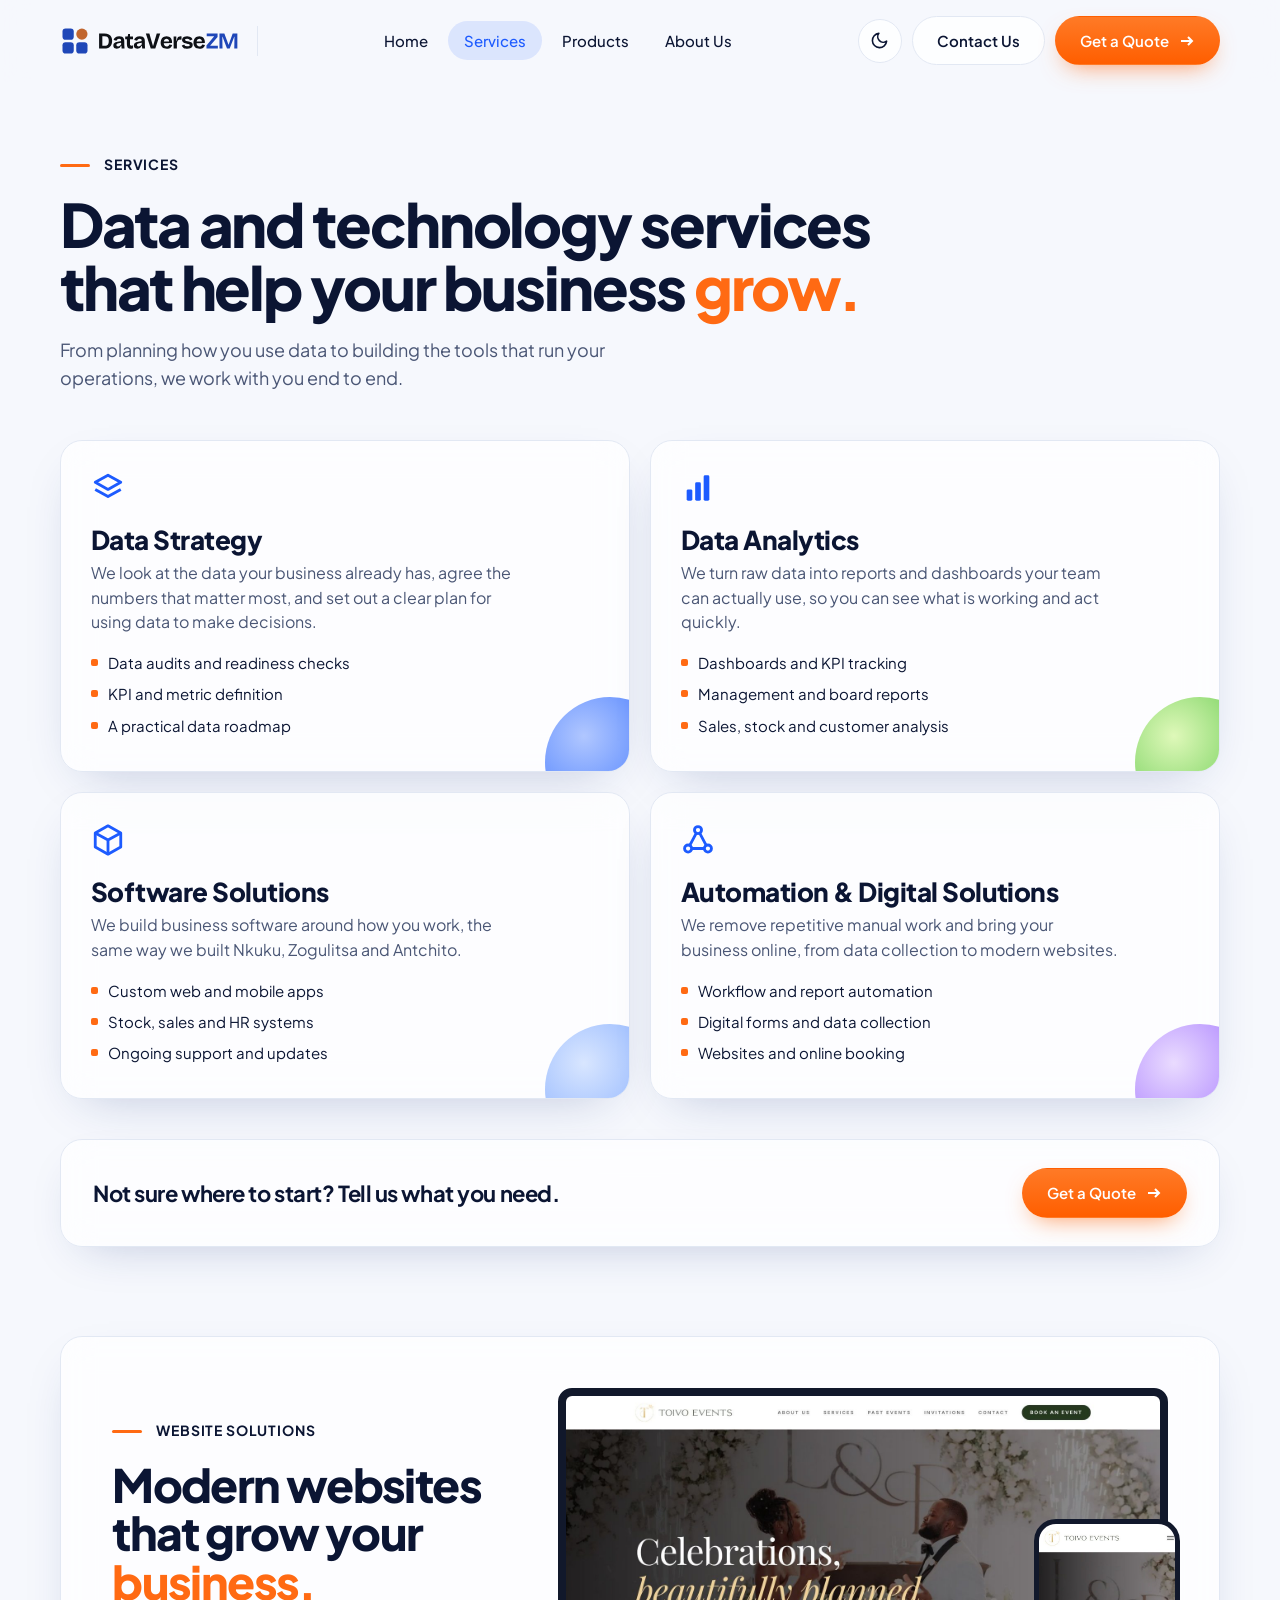
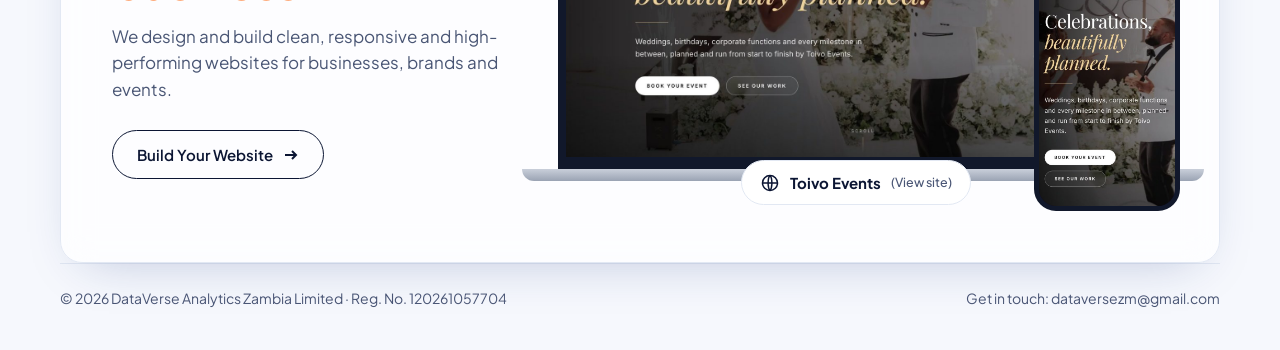
<file: services/index.html>
<!doctype html>
<html lang="en">
<head>
<meta charset="utf-8">
<meta name="viewport" content="width=device-width, initial-scale=1, viewport-fit=cover">
<title>Services | DataVerseZM</title>
<meta name="description" content="Data strategy, data analytics, custom software, automation and websites for businesses in Zambia.">
<link rel="canonical" href="https://dataversezm.com/services/">
<meta name="robots" content="index, follow">
<meta property="og:type" content="website">
<meta property="og:site_name" content="DataVerseZM">
<meta property="og:title" content="Services | DataVerseZM">
<meta property="og:description" content="Data strategy, data analytics, custom software, automation and websites for businesses in Zambia.">
<meta property="og:url" content="https://dataversezm.com/services/">
<meta property="og:image" content="https://dataversezm.com/og-image.png">
<meta property="og:image:width" content="1200">
<meta property="og:image:height" content="630">
<meta property="og:locale" content="en_ZM">
<meta name="twitter:card" content="summary_large_image">
<meta name="twitter:title" content="Services | DataVerseZM">
<meta name="twitter:description" content="Data strategy, data analytics, custom software, automation and websites for businesses in Zambia.">
<meta name="twitter:image" content="https://dataversezm.com/og-image.png">

<link rel="icon" href="/favicon.ico" sizes="any">
<link rel="icon" href="/favicon.svg" type="image/svg+xml">
<link rel="icon" href="/favicon-32.png" type="image/png" sizes="32x32">
<link rel="apple-touch-icon" href="/apple-touch-icon.png">
<link rel="mask-icon" href="/favicon.svg" color="#1F47B8">
<meta name="theme-color" content="#F6F8FD" media="(prefers-color-scheme: light)">
<meta name="theme-color" content="#040A1C" media="(prefers-color-scheme: dark)">
<script>
  (function(){ // set theme before paint to avoid a flash
    var t=null; try{t=localStorage.getItem('theme')}catch(e){}
    if(t!=='light'&&t!=='dark'){t=matchMedia('(prefers-color-scheme: dark)').matches?'dark':'light'}
    document.documentElement.setAttribute('data-theme',t);
  })();
</script>
<link rel="preconnect" href="https://fonts.googleapis.com">
<link rel="preconnect" href="https://fonts.gstatic.com" crossorigin>
<link href="https://fonts.googleapis.com/css2?family=Plus+Jakarta+Sans:wght@400;500;600;700;800&display=swap" rel="stylesheet">
<link rel="stylesheet" href="/assets/site.css">
</head>
<body>

<header class="nav">
  <div class="wrap">
    <a class="logo" href="/" aria-label="DataVerseZM home"><img class="light-logo" src="/logo/dataversezm-logo-tight.svg" alt="DataVerseZM" width="179" height="30"><img class="dark-logo" src="/logo/dataversezm-logo-white-tight.svg" alt="DataVerseZM" width="179" height="30"></a>
    <nav class="links" id="main-links" aria-label="Main">
      <a href="/">Home</a><a class="active" aria-current="page" href="/services/">Services</a><a href="/products/">Products</a><a href="/about/">About Us</a><a class="m-only" href="/contact/">Contact Us</a>
    </nav>
    <div class="nav-right">
      <button class="theme-toggle" type="button" aria-label="Switch to dark mode">
        <svg class="moon" width="19" height="19" viewBox="0 0 24 24" fill="none" stroke="currentColor" stroke-width="2" stroke-linecap="round" stroke-linejoin="round" aria-hidden="true"><path d="M21 12.8A9 9 0 1 1 11.2 3a7 7 0 0 0 9.8 9.8z"/></svg>
        <svg class="sun" width="19" height="19" viewBox="0 0 24 24" fill="none" stroke="currentColor" stroke-width="2" stroke-linecap="round" aria-hidden="true"><circle cx="12" cy="12" r="4.5"/><path d="M12 2v2M12 20v2M4.9 4.9l1.4 1.4M17.7 17.7l1.4 1.4M2 12h2M20 12h2M4.9 19.1l1.4-1.4M17.7 6.3l1.4-1.4"/></svg>
      </button>
      <a class="btn btn-ghost" href="/contact/">Contact Us</a>
      <a class="btn btn-primary" href="/contact/">Get a Quote <svg class="arrow" viewBox="0 0 16 16" fill="none" stroke="currentColor" stroke-width="2" aria-hidden="true"><path d="M2 8h11M9 4l4 4-4 4"/></svg></a>
    </div>
  </div>
</header>

<main id="top">
  <section class="page-head"><div class="wrap"><span class="eyebrow">Services</span><h1>Data and technology services that help your business <span class="accent">grow.</span></h1><p>From planning how you use data to building the tools that run your operations, we work with you end to end.</p></div></section>
  <section><div class="wrap"><div class="svc-detail"><div class="svc glass"><div class="ico"><svg width="34" height="34" viewBox="0 0 24 24" fill="none" stroke="currentColor" stroke-width="2" stroke-linejoin="round" aria-hidden="true"><path d="M12 3l9 5-9 5-9-5 9-5z"/><path d="M3 13l9 5 9-5"/></svg></div><h3>Data Strategy</h3><p>We look at the data your business already has, agree the numbers that matter most, and set out a clear plan for using data to make decisions.</p><ul><li>Data audits and readiness checks</li><li>KPI and metric definition</li><li>A practical data roadmap</li></ul><span class="blob" aria-hidden="true"></span></div><div class="svc glass"><div class="ico"><svg width="34" height="34" viewBox="0 0 24 24" fill="currentColor" aria-hidden="true"><rect x="4" y="13" width="4" height="8" rx="1"/><rect x="10" y="8" width="4" height="13" rx="1"/><rect x="16" y="3" width="4" height="18" rx="1"/></svg></div><h3>Data Analytics</h3><p>We turn raw data into reports and dashboards your team can actually use, so you can see what is working and act quickly.</p><ul><li>Dashboards and KPI tracking</li><li>Management and board reports</li><li>Sales, stock and customer analysis</li></ul><span class="blob" aria-hidden="true"></span></div><div class="svc glass"><div class="ico"><svg width="34" height="34" viewBox="0 0 24 24" fill="none" stroke="currentColor" stroke-width="2" stroke-linejoin="round" aria-hidden="true"><path d="M12 2l9 5v10l-9 5-9-5V7l9-5z"/><path d="M3 7l9 5 9-5M12 12v10"/></svg></div><h3>Software Solutions</h3><p>We build business software around how you work, the same way we built Nkuku, Zogulitsa and Antchito.</p><ul><li>Custom web and mobile apps</li><li>Stock, sales and HR systems</li><li>Ongoing support and updates</li></ul><span class="blob" aria-hidden="true"></span></div><div class="svc glass"><div class="ico"><svg width="34" height="34" viewBox="0 0 24 24" fill="none" stroke="currentColor" stroke-width="2" aria-hidden="true"><circle cx="12" cy="5" r="2.5"/><circle cx="5" cy="18" r="2.5"/><circle cx="19" cy="18" r="2.5"/><path d="M10.8 7.2L6.2 15.8M13.2 7.2l4.6 8.6M7.5 18h9"/></svg></div><h3>Automation &amp; Digital Solutions</h3><p>We remove repetitive manual work and bring your business online, from data collection to modern websites.</p><ul><li>Workflow and report automation</li><li>Digital forms and data collection</li><li>Websites and online booking</li></ul><span class="blob" aria-hidden="true"></span></div></div><div class="cta-strip glass"><b>Not sure where to start? Tell us what you need.</b><a class="btn btn-primary" href="/contact/">Get a Quote <svg class="arrow" viewBox="0 0 16 16" fill="none" stroke="currentColor" stroke-width="2" aria-hidden="true"><path d="M2 8h11M9 4l4 4-4 4"/></svg></a></div></div></section>

  <section class="block" id="work">
    <div class="wrap">
      <div class="web glass">
        <div>
          <span class="eyebrow">Website solutions</span>
          <h2>Modern websites that grow your <span class="accent">business.</span></h2>
          <p>We design and build clean, responsive and high-performing websites for businesses, brands and events.</p>
          <a class="btn btn-outline-ink" href="/contact/">Build Your Website <svg class="arrow" viewBox="0 0 16 16" fill="none" stroke="currentColor" stroke-width="2" aria-hidden="true"><path d="M2 8h11M9 4l4 4-4 4"/></svg></a>
        </div>
        <a class="device" href="https://toivoevents.com" target="_blank" rel="noopener" aria-label="View the Toivo Events website">
          <div class="laptop"><img src="/img/toivo-desktop.jpg" alt="Toivo Events homepage on a laptop" width="1440" height="900" loading="lazy"></div>
          <div class="laptop-base"></div>
          <div class="mobile"><img src="/img/toivo-mobile.jpg" alt="Toivo Events homepage on a phone" width="520" height="1125" loading="lazy"></div>
          <span class="badge"><svg width="20" height="20" viewBox="0 0 24 24" fill="none" stroke="currentColor" stroke-width="1.8" aria-hidden="true"><circle cx="12" cy="12" r="9"/><path d="M3 12h18M12 3c3 3 3 15 0 18M12 3c-3 3-3 15 0 18"/></svg>Toivo Events <small>(View site)</small></span>
        </a>
      </div>
    </div>
  </section>

  <div class="wrap">
    <footer>
      <span>© <span id="yr">2026</span> DataVerse Analytics Zambia Limited · Reg. No. 120261057704</span>
      <span>Get in touch: <a href="mailto:dataversezm@gmail.com">dataversezm@gmail.com</a></span>
    </footer>
  </div>
</main>

<nav class="tabbar" aria-label="Quick navigation"><a href="/"><svg width="22" height="22" viewBox="0 0 24 24" fill="none" stroke="currentColor" stroke-width="1.9" stroke-linecap="round" stroke-linejoin="round" aria-hidden="true"><path d="M3 10.5L12 3l9 7.5V20a1 1 0 0 1-1 1h-5v-6h-6v6H4a1 1 0 0 1-1-1z"/></svg><span>Home</span></a><a href="/services/" class="on" aria-current="page"><svg width="22" height="22" viewBox="0 0 24 24" fill="none" stroke="currentColor" stroke-width="1.9" stroke-linecap="round" stroke-linejoin="round" aria-hidden="true"><path d="M12 3l9 5-9 5-9-5 9-5z"/><path d="M3 13l9 5 9-5"/></svg><span>Services</span></a><a href="/products/"><svg width="22" height="22" viewBox="0 0 24 24" fill="none" stroke="currentColor" stroke-width="1.9" stroke-linecap="round" stroke-linejoin="round" aria-hidden="true"><path d="M12 2l9 5v10l-9 5-9-5V7l9-5z"/><path d="M3 7l9 5 9-5M12 12v10"/></svg><span>Products</span></a><a href="/about/"><svg width="22" height="22" viewBox="0 0 24 24" fill="none" stroke="currentColor" stroke-width="1.9" stroke-linecap="round" stroke-linejoin="round" aria-hidden="true"><circle cx="9" cy="8" r="3.5"/><path d="M2.5 20a6.5 6.5 0 0 1 13 0"/><path d="M16 4.6a3.5 3.5 0 0 1 0 6.8M18 14.3a6.5 6.5 0 0 1 3.5 5.7"/></svg><span>About</span></a><a href="/contact/"><svg width="22" height="22" viewBox="0 0 24 24" fill="none" stroke="currentColor" stroke-width="1.9" stroke-linecap="round" stroke-linejoin="round" aria-hidden="true"><path d="M4 5h16a1 1 0 0 1 1 1v11a1 1 0 0 1-1 1H8l-4 3V6a1 1 0 0 1 1-1z"/><path d="M8 10h8M8 13.5h5"/></svg><span>Contact</span></a></nav>

<script src="/assets/site.js" defer></script>
</body>
</html>
</file>
<file: assets/site.css>
:root{
    --bg:#F6F8FD; --surface:#FFFFFF; --surface-2:rgba(255,255,255,.72); --ink:#0B1533; --muted:#4A5675; --line:#E2E8F3;
    --blue:#1D5BFF; --blue-2:#5B8CFF; --orange:#FF6A13; --orange-ink:#E85A00; --green:#22A34A;
    --shadow:0 18px 50px -24px rgba(23,48,120,.28); --glow:transparent;
    --ease-out:cubic-bezier(0.23,1,0.32,1);
    color-scheme:light;
  }
  :root[data-theme="dark"]{
    --bg:#040A1C; --surface:#0B1530; --surface-2:rgba(14,26,60,.62); --ink:#EEF2FF; --muted:#A9B4D0; --line:rgba(120,150,255,.18);
    --blue:#4C82FF; --blue-2:#7FA6FF; --orange:#FF7A26; --orange-ink:#FF7A26; --green:#3CCB6C;
    --shadow:0 20px 60px -30px rgba(0,0,0,.8); --glow:rgba(60,110,255,.25);
    color-scheme:dark;
  }
  *{box-sizing:border-box;margin:0;padding:0}
  html{scroll-behavior:smooth}
  html,body{overflow-x:clip}
  body{font-family:"Plus Jakarta Sans",system-ui,sans-serif;background:var(--bg);color:var(--ink);line-height:1.55;overflow-x:hidden}
  a{color:inherit;text-decoration:none}
  button{font:inherit}
  a:focus-visible,button:focus-visible,input:focus-visible,textarea:focus-visible{outline:2px solid var(--blue);outline-offset:3px}
  .wrap{max-width:1240px;margin:0 auto;padding:0 clamp(16px,4vw,40px)}
  .accent{color:var(--orange)} .blue{color:var(--blue)}
  .eyebrow{display:flex;align-items:center;gap:14px;font-size:14px;font-weight:700;letter-spacing:.06em;text-transform:uppercase}
  .eyebrow::before{content:"";width:30px;height:3px;border-radius:3px;background:var(--orange)}
  h1,h2,h3{letter-spacing:-.035em;line-height:1.05;font-weight:800}

  /* buttons */
  .btn{display:inline-flex;align-items:center;gap:10px;min-height:48px;padding:12px 24px;border-radius:999px;font-weight:600;font-size:15px;border:1px solid transparent;cursor:pointer;
    transition:transform .2s var(--ease-out),background-color .2s ease,box-shadow .2s ease;-webkit-tap-highlight-color:transparent}
  .btn-primary{background:linear-gradient(180deg,#FF7A26,#FF5E00);color:#fff;box-shadow:0 10px 24px -10px rgba(255,106,19,.7)}
  .btn-ghost{border-color:var(--line);background:var(--surface-2);color:var(--ink)}
  .btn-outline-ink{border-color:var(--ink);color:var(--ink);background:transparent}
  @media (hover:hover) and (pointer:fine){.btn:hover{transform:translateY(-2px)}}
  .btn:active{transform:scale(.97);transition-duration:.1s}
  .arrow{width:16px;height:16px}

  /* nav */
  .nav{position:sticky;top:0;z-index:20;backdrop-filter:saturate(1.4) blur(14px);-webkit-backdrop-filter:saturate(1.4) blur(14px);background:color-mix(in srgb,var(--bg) 78%,transparent);border-bottom:1px solid transparent}
  .nav .wrap{display:flex;align-items:center;justify-content:space-between;gap:16px;padding-top:16px;padding-bottom:16px}
  .logo{display:flex;align-items:center;gap:18px}
  .logo img{height:30px;width:auto;display:block}
  .logo::after{content:"";width:1px;height:30px;background:var(--line)}
  .logo .dark-logo{display:none}
  [data-theme="dark"] .logo .light-logo{display:none}
  [data-theme="dark"] .logo .dark-logo{display:block}
  .links{display:flex;gap:4px;font-size:15px;font-weight:500}
  .links a{padding:8px 16px;border-radius:999px;transition:background-color .2s ease,color .2s ease}
  .links a.active{background:color-mix(in srgb,var(--blue) 12%,transparent);color:var(--blue)}
  @media (hover:hover) and (pointer:fine){.links a:hover{background:color-mix(in srgb,var(--blue) 8%,transparent)}}
  .nav-right{display:flex;align-items:center;gap:10px}
  .theme-toggle{width:44px;height:44px;border-radius:999px;border:1px solid var(--line);background:var(--surface-2);color:var(--ink);display:grid;place-items:center;cursor:pointer}
  .theme-toggle .sun{display:none} [data-theme="dark"] .theme-toggle .sun{display:block} [data-theme="dark"] .theme-toggle .moon{display:none}
  @media (max-width:1020px){.links{display:none}}
  @media (max-width:560px){.nav .btn-ghost{display:none}.nav .btn{padding:10px 16px}.logo::after{display:none}.logo img{height:24px}}
  @media (max-width:400px){.nav .btn-primary .arrow{display:none}.nav .btn-primary{padding:10px 14px;font-size:14px}}

  /* hero */
  .hero{position:relative;overflow:hidden;padding:clamp(40px,6vw,80px) 0 40px}
  .hero-grid{display:grid;grid-template-columns:minmax(0,1.05fr) minmax(0,.95fr);gap:40px;align-items:center}
  .hero h1{font-size:clamp(40px,5.6vw,72px)}
  .hero p.lead{margin-top:22px;font-size:clamp(17px,1.5vw,19px);color:var(--muted);max-width:560px}
  .hero .cta{display:flex;flex-wrap:wrap;gap:14px;margin-top:32px}
  .hero-art{position:relative;min-height:420px}
  .swoosh{position:absolute;inset:-40px -60px -20px -40px;pointer-events:none}
  .glass{background:var(--surface-2);border:1px solid var(--line);border-radius:22px;box-shadow:var(--shadow), 0 0 40px var(--glow);
    backdrop-filter:blur(16px);-webkit-backdrop-filter:blur(16px)}
  .perf{position:relative;margin-left:auto;width:min(340px,100%);padding:22px 24px}
  .perf h3{font-size:17px;letter-spacing:-.01em;font-weight:700;margin-bottom:12px}
  .chart{display:grid;grid-template-columns:38px 1fr;gap:6px;height:130px}
  .chart .y{display:flex;flex-direction:column;justify-content:space-between;font-size:11px;color:var(--muted);text-align:right;padding-bottom:2px}
  .bars{display:flex;align-items:flex-end;gap:10px;border-bottom:1px solid var(--line)}
  .bars i{flex:1;border-radius:4px 4px 0 0;background:linear-gradient(180deg,var(--blue-2),var(--blue));transform-origin:bottom;animation:grow .9s var(--ease-out) both}
  .bars i:last-child{background:linear-gradient(180deg,#FF8A3D,var(--orange))}
  @keyframes grow{from{transform:scaleY(.2);opacity:0}to{transform:none;opacity:1}}
  .status{position:relative;margin:16px 0 0 auto;width:min(340px,100%);padding:10px 22px}
  .status div{display:flex;align-items:center;gap:14px;padding:12px 0;font-weight:600;font-size:15px}
  .status div+div{border-top:1px solid var(--line)}
  .status svg{flex:none;color:var(--blue)}
  .status span{margin-left:auto;display:inline-flex;align-items:center;gap:6px;font-size:13px;font-weight:600;padding:4px 10px;border-radius:999px;
    color:var(--green);background:color-mix(in srgb,var(--green) 14%,transparent)}

  .services{display:grid;grid-template-columns:repeat(4,minmax(0,1fr));gap:18px;margin-top:56px}
  .svc{position:relative;overflow:hidden;padding:26px 24px 30px;min-height:190px}
  .svc .ico{color:var(--blue);margin-bottom:14px}
  .svc h3{font-size:22px;letter-spacing:-.02em;max-width:180px}
  .svc p{margin-top:8px;color:var(--muted);font-size:15px;max-width:160px}
  .svc .blob{position:absolute;right:-46px;bottom:-56px;width:130px;height:130px;border-radius:50%;opacity:.8;z-index:0}
  .svc > *:not(.blob){position:relative;z-index:1}
  .svc:nth-child(1) .blob{background:radial-gradient(circle at 30% 30%,#9DB9FF,#2F6BFF 60%,transparent 70%)}
  .svc:nth-child(2) .blob{background:radial-gradient(circle at 30% 30%,#D7F7A8,#5BC83C 60%,transparent 70%)}
  .svc:nth-child(3) .blob{background:radial-gradient(circle at 30% 30%,#CFE0FF,#7AA6FF 60%,transparent 70%)}
  .svc:nth-child(4) .blob{background:radial-gradient(circle at 30% 30%,#E5D3FF,#9C6BFF 60%,transparent 70%)}
  @media (max-width:980px){.hero-grid{grid-template-columns:1fr}.hero-art{min-height:0}.perf,.status{margin-left:0}.services{grid-template-columns:repeat(2,minmax(0,1fr))}}
  @media (max-width:560px){.services{grid-template-columns:1fr}}

  section{scroll-margin-top:90px}
  .block{padding:clamp(56px,7vw,96px) 0 0}

  /* about */
  .about-top{display:grid;grid-template-columns:minmax(0,1.1fr) 1px minmax(0,.9fr);gap:48px;align-items:center}
  .about-top h2{font-size:clamp(32px,3.8vw,46px);margin-top:18px}
  .about-top .rule{align-self:stretch;background:var(--line)}
  .about-top p{color:var(--muted);font-size:18px}
  .link{display:inline-flex;align-items:center;gap:8px;margin-top:18px;color:var(--blue);font-weight:700}
  .stats{display:grid;grid-template-columns:repeat(4,minmax(0,1fr));gap:18px;margin-top:48px}
  .stat{position:relative;overflow:hidden;padding:26px;min-height:230px}
  .stat .tile{width:52px;height:52px;border-radius:14px;display:grid;place-items:center;background:var(--surface);box-shadow:0 6px 18px -8px rgba(23,48,120,.35);margin-bottom:18px}
  .stat b{display:block;font-size:19px;letter-spacing:-.01em}
  .stat .num{font-size:52px;font-weight:800;letter-spacing:-.04em;line-height:1.1;margin:6px 0}
  .stat p{color:var(--muted);font-size:15px;max-width:200px}
  .stat .wave{position:absolute;right:-40px;bottom:-78px;width:190px;height:110px;border-radius:50% 50% 0 0;opacity:.7;z-index:0}
  .stat > *:not(.wave){position:relative;z-index:1}
  .stat{padding-bottom:44px}
  .stat:nth-child(1){background:linear-gradient(160deg,var(--surface-2),color-mix(in srgb,var(--blue) 10%,var(--surface-2)))}
  .stat:nth-child(2){background:linear-gradient(160deg,var(--surface-2),color-mix(in srgb,var(--orange) 12%,var(--surface-2)))}
  .stat:nth-child(3){background:linear-gradient(160deg,var(--surface-2),color-mix(in srgb,var(--blue) 12%,var(--surface-2)))}
  .stat:nth-child(4){background:linear-gradient(160deg,var(--surface-2),color-mix(in srgb,#8B5CF6 12%,var(--surface-2)))}
  .stat:nth-child(1) .wave,.stat:nth-child(3) .wave{background:linear-gradient(180deg,#8FB2FF,#2F6BFF)}
  .stat:nth-child(2) .wave{background:linear-gradient(180deg,#FFC9A3,#FF8A3D)}
  .stat:nth-child(4) .wave{background:linear-gradient(180deg,#D9C6FF,#9C6BFF)}
  @media (max-width:980px){.about-top{grid-template-columns:1fr}.about-top .rule{display:none}.stats{grid-template-columns:repeat(2,minmax(0,1fr))}}
  @media (max-width:520px){.stats{grid-template-columns:1fr}}

  /* products */
  .prod-grid{display:grid;grid-template-columns:minmax(0,.9fr) repeat(3,minmax(0,1fr));gap:20px;align-items:stretch}
  .prod-intro h2{font-size:clamp(30px,3.2vw,40px);margin:18px 0 18px}
  .prod-intro p{color:var(--muted);font-size:16px;margin-bottom:28px}
  .prod{position:relative;overflow:hidden;display:flex;flex-direction:column;padding:24px 22px 0;border-radius:24px;border:1px solid var(--line);
    transition:transform .25s var(--ease-out),box-shadow .25s ease;-webkit-tap-highlight-color:transparent}
  @media (hover:hover) and (pointer:fine){.prod:hover{transform:translateY(-4px);box-shadow:var(--shadow)}}
  .prod:active{transform:scale(.985);transition-duration:.1s}
  .prod.antchito{background:linear-gradient(180deg,color-mix(in srgb,var(--blue) 9%,var(--surface)),var(--surface))}
  .prod.zogulitsa{background:linear-gradient(180deg,color-mix(in srgb,var(--orange) 14%,var(--surface)),color-mix(in srgb,var(--orange) 5%,var(--surface)))}
  .prod.nkuku{background:linear-gradient(180deg,color-mix(in srgb,var(--surface) 92%,#7CD36A),color-mix(in srgb,#7CD36A 18%,var(--surface)))}
  .prod .head{display:flex;align-items:center;gap:12px}
  .prod .head b{display:block;font-size:24px;letter-spacing:-.03em;font-weight:800;line-height:1.1}
  .prod .head small{font-size:12px;font-weight:600;color:var(--muted)}
  .prod .tagline{margin:16px 0 14px;font-size:16px;font-weight:500;min-height:72px}
  .prod .more{display:inline-flex;align-items:center;gap:8px;font-weight:700;font-size:15px}
  .phone{margin:22px auto 0;width:min(170px,82%);height:220px;border:5px solid #0B1533;border-bottom:0;border-radius:26px 26px 0 0;background:#fff;overflow:hidden;color:#0B1533;font-size:9px;position:relative}
  [data-theme="dark"] .phone{border-color:#2A3866}
  .phone .sb{display:flex;justify-content:space-between;padding:8px 12px 4px;font-weight:700;font-size:9px}
  .phone .notch{position:absolute;top:4px;left:50%;transform:translateX(-50%);width:46px;height:12px;border-radius:999px;background:#0B1533}
  .phone .scr{padding:6px 10px}
  .pc{border-radius:10px;padding:8px;margin-bottom:6px}
  .navy{background:#16306E;color:#fff}
  .navy em{font-style:normal;display:block;font-size:13px;font-weight:800;margin-top:2px}
  .minibars{display:flex;align-items:flex-end;gap:3px;height:60px;margin-top:6px}
  .minibars i{flex:1;background:#3E6BE8;border-radius:2px}
  .minibars i:nth-child(odd){background:#A9C0FF}
  .tiles{display:grid;grid-template-columns:1fr 1fr;gap:6px}
  .tiles .pc{background:#fff;border:1px solid #EEF0F6;margin:0}
  .tiles .pc.dk{background:#0E1E4A;color:#fff}
  .tiles .pc b{display:block;font-size:12px;margin-top:3px}
  .tiles .pc .o{color:#FF6A13}
  .gauge{display:grid;place-items:center;margin-top:8px}
  .gauge .ring{width:84px;height:84px;border-radius:50%;background:conic-gradient(#3DB54A 0 55%,#E6ECE6 55% 100%);display:grid;place-items:center}
  .gauge .ring div{width:66px;height:66px;border-radius:50%;background:#fff;display:grid;place-items:center;text-align:center;line-height:1.1}
  .gauge b{font-size:20px} .gauge small{font-size:8px;color:#5A6270}
  @media (max-width:1080px){.prod-grid{grid-template-columns:repeat(3,minmax(0,1fr))}.prod-intro{grid-column:1/-1}}
  @media (max-width:760px){.prod-grid{grid-template-columns:1fr}}

  /* web solutions */
  .web{position:relative;overflow:hidden;display:grid;grid-template-columns:minmax(0,.8fr) minmax(0,1.2fr);gap:40px;align-items:center;padding:clamp(28px,4vw,56px)}
  .web h2{font-size:clamp(32px,3.6vw,46px);margin:18px 0 18px}
  .web p{color:var(--muted);font-size:17px;margin-bottom:28px;max-width:400px}
  .device{position:relative;padding-bottom:30px}
  .laptop{border-radius:14px 14px 0 0;border:8px solid #11182B;border-bottom-width:12px;background:#0C0A18;aspect-ratio:16/10;overflow:hidden;position:relative}
  .laptop img,.mobile img{display:block;width:100%;height:100%;object-fit:cover;object-position:top}
  .laptop-base{height:12px;margin:0 -6%;border-radius:0 0 14px 14px;background:linear-gradient(180deg,#C9CFDA,#9AA3B3)}
  .site{position:absolute;inset:0;padding:6% 7%;color:#fff;
    background:radial-gradient(ellipse at 70% 60%,rgba(255,196,120,.45),transparent 45%),radial-gradient(ellipse at 85% 30%,rgba(130,80,255,.55),transparent 50%),linear-gradient(120deg,#120A26 30%,#2A1550 70%,#0E0820)}
  .site .bar{display:flex;justify-content:space-between;align-items:center;font-size:clamp(7px,.8vw,10px);opacity:.9}
  .site .brand{font-weight:800;letter-spacing:.12em}
  .site h4{font-family:Georgia,serif;font-weight:400;font-size:clamp(16px,2.4vw,30px);line-height:1.08;margin-top:10%}
  .site h4 span{color:#F2B25C;font-weight:700}
  .site .book{display:inline-block;margin-top:6%;padding:5px 12px;border-radius:999px;background:#C99644;color:#1A1208;font-size:clamp(7px,.8vw,10px);font-weight:700}
  .mobile{position:absolute;right:-2%;bottom:0;width:24%;aspect-ratio:9/18;border:5px solid #11182B;border-radius:22px;overflow:hidden;background:#120A26}
  .mobile .site{padding:18% 10%}
  .mobile .site h4{font-size:clamp(11px,1.3vw,16px);margin-top:30%}
  .badge{position:absolute;left:30%;bottom:6px;display:inline-flex;align-items:center;gap:10px;padding:10px 18px;border-radius:999px;background:var(--surface);border:1px solid var(--line);box-shadow:var(--shadow);font-weight:700;font-size:15px}
  .badge small{font-weight:500;color:var(--muted)}
  @media (max-width:900px){.web{grid-template-columns:1fr}.badge{left:8%}}

  /* contact */
  .contact{position:relative;overflow:hidden;margin:clamp(56px,7vw,96px) 0 40px;padding:clamp(28px,4vw,52px);border-radius:28px;color:#fff;
    background:radial-gradient(ellipse at 90% 120%,rgba(90,150,255,.65),transparent 55%),linear-gradient(110deg,#0A1A4D 0%,#0F2E8A 55%,#1D5BFF 100%);
    display:grid;grid-template-columns:minmax(0,1fr) 1px minmax(0,1fr);gap:40px;align-items:center}
  .contact h2{font-size:clamp(32px,3.6vw,46px)}
  .contact h2 span{color:#FF8A3D}
  .contact p{margin-top:16px;color:#D6E0FF;font-size:17px;max-width:420px}
  .contact .rule{align-self:stretch;background:rgba(255,255,255,.2)}
  .contact .quick{display:flex;flex-wrap:wrap;gap:10px;margin-top:22px}
  .contact .quick a{display:inline-flex;align-items:center;gap:8px;padding:10px 16px;border-radius:999px;border:1px solid rgba(255,255,255,.35);font-weight:600;font-size:14px;min-height:44px}
  form{display:grid;grid-template-columns:1fr 1fr;gap:12px}
  .field{position:relative}
  .field svg{position:absolute;left:16px;top:15px;color:#5A6488}
  .field input,.field textarea{width:100%;border:0;border-radius:999px;padding:14px 18px 14px 46px;font:inherit;font-size:15px;color:#0B1533;background:#fff}
  .field textarea{border-radius:22px;min-height:96px;resize:vertical}
  .field.full{grid-column:1/-1}
  form .btn{justify-self:start}
  .sr{position:absolute;width:1px;height:1px;overflow:hidden;clip:rect(0 0 0 0)}
  @media (max-width:900px){.contact{grid-template-columns:1fr}.contact .rule{display:none}}
  @media (max-width:520px){form{grid-template-columns:1fr}}

  footer{display:flex;flex-wrap:wrap;gap:12px;justify-content:space-between;padding:24px 0 40px;border-top:1px solid var(--line);font-size:14px;color:var(--muted)}
  @media (hover:hover) and (pointer:fine){footer a:hover{color:var(--blue)}}

  @media (prefers-reduced-motion:reduce){
    html{scroll-behavior:auto}
    .bars i{animation:none}
    .btn:hover,.btn:active,.prod:hover,.prod:active{transform:none}
  }

  /* multi-page additions */
  .page-head{padding:clamp(40px,6vw,72px) 0 8px}
  .page-head h1{font-size:clamp(38px,5vw,60px);margin-top:16px;max-width:820px}
  .page-head p{margin-top:18px;color:var(--muted);font-size:18px;max-width:640px}
  a.svc{display:block;color:inherit;transition:transform .25s var(--ease-out),box-shadow .25s ease}
  @media (hover:hover) and (pointer:fine){a.svc:hover{transform:translateY(-4px)}}
  .svc-detail{display:grid;grid-template-columns:repeat(2,minmax(0,1fr));gap:20px;margin-top:40px}
  .svc-detail .svc{min-height:0;padding:30px 30px 34px}
  .svc-detail .svc h3{max-width:none;font-size:26px}
  .svc-detail .svc p{max-width:440px;font-size:16px}
  .svc-detail ul{list-style:none;margin-top:16px;display:grid;gap:8px;position:relative;z-index:1}
  .svc-detail li{display:flex;gap:10px;font-size:15px;color:var(--ink)}
  .svc-detail li::before{content:"";flex:none;width:7px;height:7px;margin-top:8px;border-radius:2px;background:var(--orange)}
  .cta-strip{display:flex;flex-wrap:wrap;gap:20px;align-items:center;justify-content:space-between;margin-top:40px;padding:28px 32px}
  .cta-strip b{font-size:22px;letter-spacing:-.02em}
  @media (max-width:760px){.svc-detail{grid-template-columns:1fr}}

/* product detail rows */
.pstack{display:flex;flex-direction:column;gap:28px}
.pdetail.prod{display:grid;grid-template-columns:minmax(0,1.15fr) minmax(0,.85fr);gap:32px;align-items:end;padding:44px 48px 0}
.pdetail.flip .ptext{order:2}.pdetail.flip .pvis{order:1}
.pdetail .ptext{padding-bottom:44px;align-self:center}
.pdetail .ptag{margin:18px 0 10px;font-size:clamp(20px,2vw,26px);font-weight:700;letter-spacing:-.02em;line-height:1.25}
.pdetail .pdesc{color:var(--muted);font-size:16px;max-width:560px}
.pdetail ul{list-style:none;margin:18px 0 26px;padding:0;display:grid;gap:9px}
.pdetail li{display:flex;gap:10px;font-size:15px}
.pdetail li::before{content:"";flex:none;width:7px;height:7px;margin-top:8px;border-radius:2px;background:var(--orange)}
.pdetail .phone{width:min(240px,90%);height:300px;font-size:11px;margin-top:0}
.pdetail .phone .tiles .pc b{font-size:15px}
@media (hover:hover) and (pointer:fine){.pdetail.prod:hover{transform:none}}
@media (max-width:820px){.pdetail.prod{grid-template-columns:1fr;padding:30px 22px 0;gap:8px}.pdetail.flip .ptext{order:0}.pdetail .ptext{padding-bottom:10px}}

/* floating liquid-glass tab bar (phones and tablets) */
.nav .btn{white-space:nowrap}
.tabbar{display:none}
@media (max-width:1020px){
  body{padding-bottom:calc(96px + env(safe-area-inset-bottom))}
  .tabbar{display:flex;position:fixed;z-index:40;left:50%;transform:translateX(-50%);bottom:calc(14px + env(safe-area-inset-bottom));
    width:min(440px,calc(100% - 24px));padding:6px;gap:2px;border-radius:999px;
    background:linear-gradient(180deg,rgba(255,255,255,.55),rgba(255,255,255,.28));
    backdrop-filter:blur(22px) saturate(190%);-webkit-backdrop-filter:blur(22px) saturate(190%);
    border:1px solid rgba(255,255,255,.65);
    box-shadow:0 18px 40px -14px rgba(16,32,90,.35),inset 0 1px 0 rgba(255,255,255,.9),inset 0 -1px 0 rgba(255,255,255,.25)}
  [data-theme="dark"] .tabbar{background:linear-gradient(180deg,rgba(36,52,100,.72),rgba(10,18,44,.66));border-color:rgba(160,185,255,.22);
    box-shadow:0 18px 44px -12px rgba(0,0,0,.7),inset 0 1px 0 rgba(255,255,255,.18),inset 0 -1px 0 rgba(255,255,255,.04)}
  .tabbar a{flex:1;min-width:0;display:flex;flex-direction:column;align-items:center;gap:2px;padding:8px 2px 7px;border-radius:999px;
    font-size:11px;font-weight:600;color:var(--muted);-webkit-tap-highlight-color:transparent;
    transition:background-color .25s var(--ease-out),color .2s ease,transform .15s var(--ease-out)}
  .tabbar a:active{transform:scale(.94)}
  .tabbar a.on{color:var(--blue);background:linear-gradient(180deg,rgba(255,255,255,.85),rgba(255,255,255,.45));
    box-shadow:inset 0 1px 0 #fff,0 4px 14px -6px rgba(29,91,255,.45)}
  [data-theme="dark"] .tabbar a.on{color:#fff;background:linear-gradient(180deg,rgba(110,150,255,.35),rgba(76,130,255,.18));
    box-shadow:inset 0 1px 0 rgba(255,255,255,.25),0 4px 16px -6px rgba(76,130,255,.6)}
  .tabbar span{white-space:nowrap}
}
@supports not ((backdrop-filter:blur(1px)) or (-webkit-backdrop-filter:blur(1px))){.tabbar{background:var(--surface)!important}}
.links .m-only{display:none}
@media (max-width:560px){.nav .btn-primary .arrow{display:none}}
</file>
